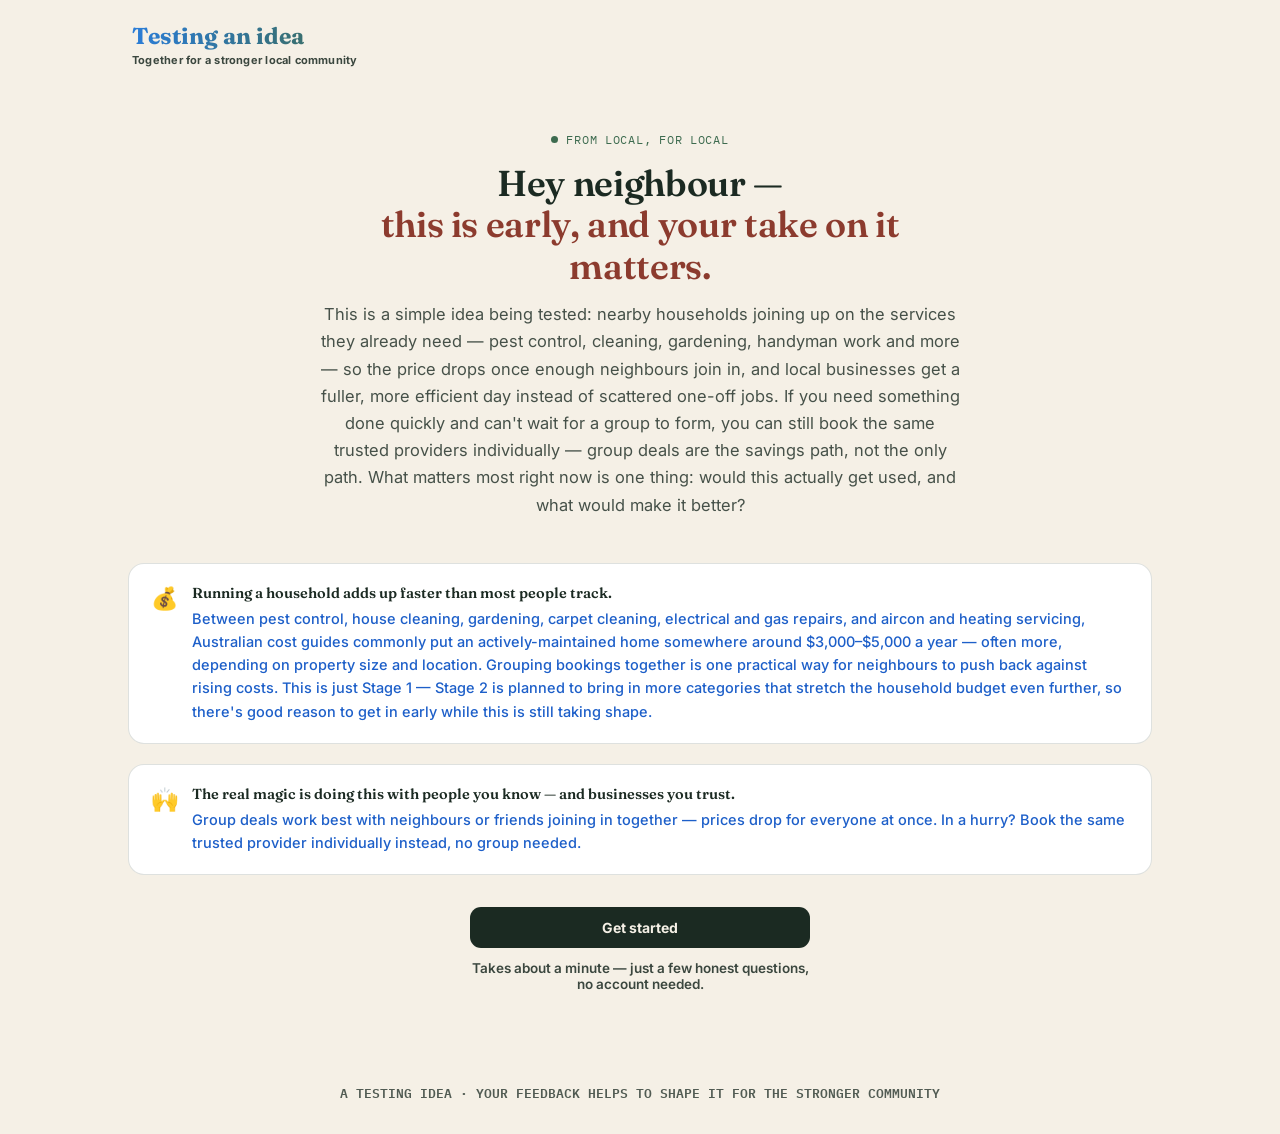
<file: index.html>
<!DOCTYPE html>
<html lang="en">
<head>
<meta charset="UTF-8">
<meta name="viewport" content="width=device-width, initial-scale=1.0">
<title>Help shape this idea — a quick feedback form</title>
<link rel="preconnect" href="https://fonts.googleapis.com">
<link rel="preconnect" href="https://fonts.gstatic.com" crossorigin>
<link href="https://fonts.googleapis.com/css2?family=Fraunces:opsz,wght@9..144,400;9..144,500;9..144,600;9..144,700&family=Inter:wght@400;500;600;700&family=IBM+Plex+Mono:wght@400;500;600&display=swap" rel="stylesheet">
<style>
  :root{
    --ink: #1B2A22;
    --paper: #F5F0E6;
    --paper-dim: #EBE4D4;
    --gold: #C9971E;
    --gold-soft: #E9C978;
    --fern: #3D6B4F;
    --fern-soft: #DCE8DD;
    --brick: #8C3B2E;
    --brick-soft: #F0DCD5;
    --info-blue: #1D5FC9;
    --info-blue-light: #8FC4FF;
    --line: rgba(27,42,34,0.14);
    --shadow: 0 10px 30px rgba(27,42,34,0.10);
    --shadow-lg: 0 30px 80px rgba(20,30,25,0.20);
  }
  *{box-sizing:border-box;}
  html,body{margin:0;padding:0;overflow-x:hidden;}
  body{ background:var(--paper); color:var(--ink); font-family:'Inter',sans-serif; -webkit-font-smoothing:antialiased; }
  h1,h2,h3{ font-family:'Fraunces',serif; font-weight:600; letter-spacing:-0.01em; }
  .mono{ font-family:'IBM Plex Mono',monospace; }
  button{ font-family:inherit; cursor:pointer; }
  ::selection{ background:var(--gold-soft); }

  .topbar{ display:flex; align-items:center; justify-content:space-between; flex-wrap:wrap; gap:10px; padding:22px 32px; max-width:1080px; margin:0 auto; }
  .topbar-left{ display:flex; flex-direction:column; gap:2px; }
  .brand-name{
    font-family:'Fraunces',serif; font-weight:700; font-size:23px;
    background:linear-gradient(90deg, #2A7DD8, var(--fern));
    -webkit-background-clip:text; background-clip:text; color:transparent;
  }
  .brand-tagline{ font-size:11px; font-weight:700; letter-spacing:.02em; opacity:.85; margin-top:1px; }
  @media (max-width:480px){
    .topbar{ padding:16px 20px; }
    .brand-tagline{ display:none; }
  }

  /* ---------- WHY IT HELPS (meaningful value explainer) ---------- */
  .why-it-helps{
    background:var(--ink); color:var(--paper); border-radius:16px; padding:20px 24px; margin-bottom:22px;
    display:flex; gap:14px; align-items:flex-start;
  }
  .why-it-helps .glyph{ font-size:20px; flex-shrink:0; margin-top:1px; }
  .why-it-helps b{ display:block; font-size:13px; margin-bottom:4px; font-family:'Fraunces',serif; font-weight:600; font-size:15px; }
  .why-it-helps p{ font-size:14px; line-height:1.6; color:var(--info-blue-light); opacity:1; margin:0; }

  .founding-tier-box{
    display:flex; gap:14px; align-items:flex-start; background:var(--gold-soft); border:1px solid var(--gold);
    border-radius:16px; padding:20px 24px; margin-bottom:22px;
  }
  .founding-tier-box .glyph{ font-size:20px; flex-shrink:0; margin-top:1px; }
  .founding-tier-box b{ display:block; font-size:15px; margin-bottom:4px; font-family:'Fraunces',serif; font-weight:600; color:#5C4108; }
  .founding-tier-box p{ font-size:14px; line-height:1.6; opacity:.9; margin:0; color:#5C4108; }

  /* ---------- OPTION-BASED "why you'll stay" picker ---------- */
  .reason-grid{ display:flex; flex-direction:column; gap:9px; }
  .reason-option{
    display:flex; align-items:center; gap:12px; border:1.5px solid var(--line); border-radius:12px;
    padding:12px 14px; background:var(--paper); text-align:left; transition:all .15s ease; width:100%;
  }
  .reason-option:hover{ border-color:var(--ink); }
  .reason-option.selected{ border-color:var(--fern); background:var(--fern-soft); }
  .reason-option .r-icon{ font-size:16px; flex-shrink:0; }
  .reason-option .r-text{ font-size:14.5px; font-weight:600; flex:1; }
  .reason-option .r-check{
    width:18px; height:18px; border-radius:5px; border:1.5px solid var(--line); background:#fff;
    display:flex; align-items:center; justify-content:center; font-size:10px; color:transparent; flex-shrink:0;
  }
  .reason-option.selected .r-check{ background:var(--fern); border-color:var(--fern); color:#fff; }

  /* ---------- RANK-STYLE picker (priorities trade-off) ---------- */
  .reason-option.ranked{ border-color:var(--gold); background:var(--gold-soft,#FFF6DD); }
  .reason-option .r-rank{
    width:22px; height:22px; border-radius:50%; border:1.5px solid var(--line); background:#fff;
    display:flex; align-items:center; justify-content:center; font-size:12px; font-weight:700;
    color:var(--ink); flex-shrink:0;
  }
  .reason-option.ranked .r-rank{ background:var(--gold); border-color:var(--gold); color:#3a2a00; }
  .other-suburb-input.concern-other{ margin-top:8px; }

  /* ---------- WIN-WIN strip ---------- */
  .winwin-strip{
    display:flex; gap:14px; align-items:flex-start; border-radius:14px; padding:18px 20px;
    background:var(--fern-soft,#EAF3EC); border:1.5px solid var(--fern); margin:0 0 20px;
  }
  .winwin-strip .glyph{ font-size:20px; flex-shrink:0; margin-top:1px; }
  .winwin-strip b{ display:block; font-size:15px; margin-bottom:4px; font-family:'Fraunces',serif; font-weight:600; }
  .winwin-strip p{ font-size:14px; line-height:1.6; color:var(--info-blue); opacity:1; margin:0; font-weight:500; }


  .wrap{ max-width:1080px; margin:0 auto; padding:12px 28px 60px; }
  @media (max-width:600px){ .wrap{ padding:10px 18px 48px; } }
  @media (max-width:480px){
    .invite-strip{ padding:16px 18px; }
    .coming-soon-strip{ padding:16px 18px; }
    .founding-tier-box{ padding:16px 18px; }
  }
  .view{ display:none; }
  .view.active{ display:block; }

  /* ---------- LANDING / ROLE SELECT ---------- */
  .landing-hero{ text-align:center; max-width:640px; margin:26px auto 44px; }
  .eyebrow{
    display:inline-flex; align-items:center; gap:8px; font-family:'IBM Plex Mono',monospace;
    font-size:12px; letter-spacing:.06em; text-transform:uppercase; color:var(--fern); margin-bottom:16px;
  }
  .eyebrow::before{ content:""; width:7px; height:7px; border-radius:50%; background:var(--fern); }
  .landing-hero h1{ font-size:36px; line-height:1.15; margin:0 0 14px; }
  .landing-hero h1 em{ font-style:normal; color:var(--brick); }
  .landing-hero p{ font-size:16.5px; opacity:.8; line-height:1.65; margin:0; }

  .role-grid{ display:grid; grid-template-columns:repeat(2,1fr); gap:18px; }
  @media (max-width:720px){ .role-grid{grid-template-columns:1fr;} }

  .role-card{
    background:#fff; border:1.5px solid var(--line); border-radius:20px; padding:28px 24px;
    text-align:left; transition:all .18s ease; position:relative; overflow:hidden;
  }
  .role-card:hover{ transform:translateY(-3px); box-shadow:var(--shadow); border-color:var(--ink); }
  .role-card.selected{ border-color:var(--fern); box-shadow:0 0 0 2px var(--fern-soft); }
  .role-card .role-check{
    position:absolute; top:18px; right:18px; width:24px; height:24px; border-radius:7px;
    border:1.5px solid var(--line); background:var(--paper); display:flex; align-items:center; justify-content:center;
    font-size:13px; color:transparent; transition:all .15s ease;
  }
  .role-card.selected .role-check{ background:var(--fern); border-color:var(--fern); color:#fff; }
  .role-card .role-icon{
    width:44px; height:44px; border-radius:12px; display:flex; align-items:center; justify-content:center;
    font-size:20px; margin-bottom:16px;
  }
  .role-card.customer .role-icon{ background:var(--fern-soft); color:var(--fern); }
  .role-card.business .role-icon{ background:var(--gold-soft); color:#7A5A0E; }
  .role-card h3{ font-size:18px; margin:0 40px 8px 0; }
  .role-card p{ font-size:14.5px; font-weight:500; opacity:.9; line-height:1.55; margin:0 0 16px; min-height:58px; }
  .role-card .perk-line{ font-size:12px; font-weight:600; display:flex; align-items:center; gap:6px; margin-bottom:6px; }
  .role-card .perk-line::before{ content:"✓"; color:var(--fern); font-weight:700; }
  .why-it-helps-perk{ font-size:12.5px; font-weight:600; display:flex; align-items:center; gap:7px; margin-top:8px; color:var(--paper); }
  .why-it-helps-perk::before{ content:"✓"; color:var(--gold-soft); font-weight:700; }

  .role-hint{ text-align:center; font-size:14.5px; font-weight:700; color:var(--info-blue); opacity:1; margin:0 0 16px; }

  /* ---------- ABOUT / INFO (first page) ---------- */
  .invite-strip{
    display:flex; gap:14px; align-items:flex-start; background:#fff; border:1.5px solid var(--line);
    border-radius:16px; padding:20px 22px; margin:8px 0 20px;
  }
  .invite-icon{ font-size:22px; flex-shrink:0; margin-top:1px; }
  .invite-strip b{ display:block; font-size:14.5px; margin-bottom:5px; font-family:'Fraunces',serif; font-weight:600; }
  .invite-strip p{ font-size:14.5px; line-height:1.6; color:var(--info-blue); opacity:1; margin:0; font-weight:500; }

  .coming-soon-strip{
    background:var(--paper-dim); border-radius:16px; padding:20px 22px; margin-bottom:8px;
  }
  .coming-soon-label{ font-size:12px; text-transform:uppercase; letter-spacing:.06em; font-weight:800; opacity:.8; font-family:'IBM Plex Mono',monospace; margin-bottom:12px; }
  .coming-soon-chips{ display:flex; flex-wrap:wrap; gap:8px; margin-bottom:12px; }
  .cs-chip{
    background:#fff; border:1px solid var(--line); border-radius:100px; padding:7px 14px;
    font-size:12.5px; font-weight:600; opacity:.85;
  }
  .coming-soon-note{ font-size:14.5px; line-height:1.6; color:var(--info-blue); opacity:1; margin:0 0 14px; font-weight:700; }

  .about-cta-row{ text-align:center; margin:32px auto 0; max-width:340px; }
  .about-cta-hint{ font-size:13.5px; font-weight:600; opacity:.85; margin:12px 0 0; }
  .role-continue-row{ max-width:340px; margin:0 auto; }
  .role-continue-row .btn:disabled{ opacity:.35; cursor:not-allowed; }

  /* ---------- FORM SHELL (customer / business / both) ---------- */
  .form-shell{ display:grid; grid-template-columns:0.85fr 1.15fr; gap:40px; align-items:flex-start; }
  @media (max-width:900px){ .form-shell{grid-template-columns:1fr; gap:28px;} .side-panel{ position:static; } }

  .side-panel{ position:sticky; top:20px; }
  .back-link{ display:inline-flex; align-items:center; gap:6px; font-size:13px; font-weight:700; opacity:.8; margin-bottom:20px; background:none; border:none; padding:0; }
  .back-link:hover{ opacity:1; }
  .role-badge{
    display:inline-flex; align-items:center; gap:8px; font-family:'IBM Plex Mono',monospace; font-size:11.5px;
    letter-spacing:.04em; text-transform:uppercase; padding:7px 14px; border-radius:100px; margin-bottom:18px;
  }
  .role-badge.customer{ background:var(--fern-soft); color:var(--fern); }
  .role-badge.business{ background:var(--gold-soft); color:#7A5A0E; }
  .role-badge.both{ background:var(--brick-soft); color:var(--brick); }
  .side-panel h2{ font-size:26px; margin:0 0 12px; }
  .side-panel p.lede{ font-size:14px; font-weight:500; opacity:.9; line-height:1.6; margin:0 0 26px; }

  .mini-benefit{ display:flex; gap:12px; align-items:flex-start; margin-bottom:16px; }
  .mini-benefit .dot{ width:26px; height:26px; border-radius:8px; background:var(--paper-dim); display:flex; align-items:center; justify-content:center; font-size:12px; flex-shrink:0; margin-top:1px; }
  .mini-benefit b{ font-size:15px; display:block; margin-bottom:2px; }
  .mini-benefit span{ font-size:14px; font-weight:500; opacity:.9; line-height:1.55; }

  .form-card{ background:#fff; border:1px solid var(--line); border-radius:22px; box-shadow:var(--shadow-lg); overflow:hidden; }
  .progress-track{ height:4px; background:var(--paper-dim); }
  .progress-fill{ height:100%; background:linear-gradient(90deg, var(--fern), var(--gold)); transition:width .35s ease; }
  .step-header{ padding:26px 30px 0; display:flex; justify-content:space-between; align-items:center; }
  .step-count{ font-family:'IBM Plex Mono',monospace; font-size:12px; font-weight:700; opacity:.75; letter-spacing:.03em; }
  .step-dots{ display:flex; gap:6px; }
  .step-dots span{ width:6px; height:6px; border-radius:50%; background:var(--paper-dim); }
  .step-dots span.done{ background:var(--fern); }
  .step-dots span.current{ background:var(--gold); }
  .step-body{ padding:18px 30px 30px; }
  .step-body h3{ font-size:20px; font-weight:700; margin:0 0 6px; }
  .step-body p.hint{ font-size:14.5px; font-weight:500; opacity:.9; margin:0 0 22px; line-height:1.55; }

  .field{ margin-bottom:15px; }
  .field label{ display:block; font-size:14.5px; font-weight:700; color:var(--ink); margin-bottom:7px; }
  .field .field-sub{ display:block; font-size:12.5px; font-weight:600; opacity:.85; margin:-4px 0 10px; }
  .field-sub-inline{ font-weight:600; opacity:.85; font-size:12.5px; }
  .field input, .field select, .field textarea{
    width:100%; padding:11px 13px; border:1px solid var(--line); border-radius:10px; font-size:15px;
    font-family:inherit; background:var(--paper); resize:none;
  }
  .field input:focus, .field select:focus, .field textarea:focus{ outline:none; border-color:var(--gold); box-shadow:0 0 0 3px var(--gold-soft); }
  .row2{ display:grid; grid-template-columns:1fr 1fr; gap:14px; }
  @media (max-width:480px){ .row2{grid-template-columns:1fr;} }

  .subsection-label{ font-size:12px; text-transform:uppercase; letter-spacing:.05em; opacity:.8; font-weight:800; margin:22px 0 12px; font-family:'IBM Plex Mono',monospace; }
  .subsection-label:first-child{ margin-top:0; }

  .chip-select{ border:1.5px solid var(--line); background:var(--paper); padding:8px 15px; border-radius:100px; font-size:14px; font-weight:600; transition:all .15s ease; }
  .chip-select.selected{ background:var(--ink); border-color:var(--ink); color:var(--paper); }
  .chip-select:hover:not(.selected){ border-color:var(--ink); }
  .chip-row{ display:flex; flex-wrap:wrap; gap:9px; }
  .other-suburb-input{
    width:100%; margin-top:10px; padding:11px 13px; border:1px solid var(--line); border-radius:10px;
    font-size:13.5px; font-family:inherit; background:var(--paper);
  }
  .other-suburb-input:focus{ outline:none; border-color:var(--gold); box-shadow:0 0 0 3px var(--gold-soft); }

  .service-cards{ display:flex; flex-wrap:wrap; gap:9px; }
  .service-card{ flex:1 1 calc(50% - 9px); min-width:135px; border:1.5px solid var(--line); border-radius:13px; padding:13px; text-align:left; background:var(--paper); transition:all .15s ease; position:relative; }
  .service-card .icon{ font-size:17px; margin-bottom:6px; display:block; }
  .service-card b{ font-size:14px; display:block; }
  .service-card .sub{ font-size:12px; display:block; margin-top:3px; opacity:.8; line-height:1.4; font-weight:600; }
  .service-card.selected{ border-color:var(--fern); background:var(--fern-soft); }
  .service-card .check{ position:absolute; top:10px; right:10px; width:16px; height:16px; border-radius:50%; border:1.5px solid var(--line); background:#fff; display:flex; align-items:center; justify-content:center; font-size:9px; color:transparent; }
  .service-card.selected .check{ background:var(--fern); border-color:var(--fern); color:#fff; }

  .star-row{ display:flex; gap:7px; margin-bottom:6px; }
  .star{ width:40px; height:40px; border-radius:11px; border:1.5px solid var(--line); background:var(--paper); font-size:17px; display:flex; align-items:center; justify-content:center; transition:all .15s ease; }
  .star.active{ background:var(--gold-soft); border-color:var(--gold); }
  .star-caption{ font-size:14px; font-weight:600; opacity:.9; margin-bottom:20px; min-height:15px; }

  .step-actions{ display:flex; gap:12px; margin-top:6px; }
  .btn{ border:none; padding:12px 22px; border-radius:11px; font-weight:700; font-size:14px; background:var(--ink); color:var(--paper); transition:opacity .15s ease, transform .1s ease; }
  .btn:hover{ opacity:.88; }
  .btn:active{ transform:scale(.98); }
  .btn.secondary{ background:transparent; border:1.5px solid var(--line); color:var(--ink); }
  .btn.grow{ flex:1; }
  .btn.full{ width:100%; }
  .error-msg{ font-size:13px; font-weight:700; color:var(--brick); margin-top:-6px; margin-bottom:12px; display:none; padding:10px 14px; background:var(--brick-soft); border-radius:8px; }
  .error-msg.show{ display:block; }

  /* ---------- BENEFITS / RETENTION PANEL (on confirmation) ---------- */
  .confirm-top{ padding:40px 34px 10px; text-align:center; }
  .confirm-ring{ margin:0 auto 18px; }
  .confirm-top h2{ font-size:25px; margin:0 0 8px; }
  .confirm-top p{ font-size:15px; font-weight:500; opacity:.92; max-width:40ch; margin:0 auto 16px; line-height:1.6; }
  .interest-badge{ display:inline-flex; align-items:center; gap:8px; background:var(--paper-dim); border-radius:100px; padding:8px 16px; font-family:'IBM Plex Mono',monospace; font-size:12.5px; margin-bottom:6px; }

  .benefits-section{ padding:14px 34px 34px; }
  .benefits-title{ font-size:12px; text-transform:uppercase; letter-spacing:.06em; opacity:.8; font-weight:800; text-align:center; margin:18px 0 16px; font-family:'IBM Plex Mono',monospace; }
  .benefit-grid{ display:grid; grid-template-columns:1fr 1fr; gap:12px; }
  @media (max-width:560px){ .benefit-grid{grid-template-columns:1fr;} }
  .benefit-card{ background:var(--paper); border:1px solid var(--line); border-radius:14px; padding:16px; }
  .benefit-card .tier-icon{ width:30px;height:30px;border-radius:9px; display:flex;align-items:center;justify-content:center; font-size:14px; margin-bottom:10px; }
  .benefit-card b{ font-size:15px; display:block; margin-bottom:4px; }
  .benefit-card span{ font-size:13.5px; font-weight:500; opacity:.9; line-height:1.5; }

  .restart-row{ text-align:center; padding:0 34px 34px; }

  footer{ text-align:center; padding:30px; font-size:13px; font-weight:600; opacity:.75; font-family:'IBM Plex Mono',monospace; }

  @media (prefers-reduced-motion: reduce){ *{ animation:none !important; transition:none !important; } }
</style>
</head>
<body>

<div class="topbar">
  <div class="topbar-left">
    <span class="brand-name">Testing an idea</span>
    <span class="brand-tagline">Together for a stronger local community</span>
  </div>
</div>

<div class="wrap">

  <!-- ============ VIEW: ABOUT / INFO (first page) ============ -->
  <div class="view active" id="view-about">
    <div class="landing-hero">
      <div class="eyebrow">From local, for local</div>
      <h1>Hey neighbour —<br><em>this is early, and your take on it matters.</em></h1>
      <p>This is a simple idea being tested: nearby households joining up on the services they already need — pest control, cleaning, gardening, handyman work and more — so the price drops once enough neighbours join in, and local businesses get a fuller, more efficient day instead of scattered one-off jobs. If you need something done quickly and can't wait for a group to form, you can still book the same trusted providers individually — group deals are the savings path, not the only path. What matters most right now is one thing: would this actually get used, and what would make it better?</p>
    </div>

    <div class="invite-strip">
      <div class="invite-icon">💰</div>
      <div>
        <b>Running a household adds up faster than most people track.</b>
        <p>Between pest control, house cleaning, gardening, carpet cleaning, electrical and gas repairs, and aircon and heating servicing, Australian cost guides commonly put an actively-maintained home somewhere around $3,000–$5,000 a year — often more, depending on property size and location. Grouping bookings together is one practical way for neighbours to push back against rising costs. This is just Stage 1 — Stage 2 is planned to bring in more categories that stretch the household budget even further, so there's good reason to get in early while this is still taking shape.</p>
      </div>
    </div>

    <div class="invite-strip">
      <div class="invite-icon">🙌</div>
      <div>
        <b>The real magic is doing this with people you know — and businesses you trust.</b>
        <p>Group deals work best with neighbours or friends joining in together — prices drop for everyone at once. In a hurry? Book the same trusted provider individually instead, no group needed.</p>
      </div>
    </div>

    <div class="about-cta-row">
      <button type="button" class="btn full" id="about-continue-btn">Get started</button>
      <p class="about-cta-hint">Takes about a minute — just a few honest questions, no account needed.</p>
    </div>
  </div>

  <!-- ============ VIEW: LANDING / ROLE SELECT ============ -->
  <div class="view" id="view-landing">
    <div class="landing-hero">
      <div class="eyebrow">Before we launch, tell us how you'd use it</div>
      <h1>How would you like<br>to <em>get involved?</em></h1>
      <p>Whether you're chasing a better price or bringing customers to your business, the loop works better with you in it. Pick what fits — you can always add the other side later.</p>
    </div>

    <div class="winwin-strip">
      <div class="glyph">🤝</div>
      <div>
        <b>Two ways in — both a win for local businesses.</b>
        <p>Join a group deal if you're saving-savvy and happy to wait a little for neighbours to join in — businesses fill more jobs on one trip instead of criss-crossing the suburb. Need it done now? Book the same trusted provider individually — it's quick for you, and still a new local customer for them, filling the gaps between group runs.</p>
      </div>
    </div>

    <div class="founding-tier-box">
      <div class="glyph">🏆</div>
      <div>
        <b>First 500 feedback responses become founding members</b>
        <p>The first 500 people to share feedback here — customers and businesses alike — become founding members with priority placement as services go live and more businesses come on board. From there, ongoing tiers are earned: completing bookings and collecting 5-star reviews moves both customers and businesses up through service tiers, unlocking better visibility over time.</p>
      </div>
    </div>

    <p class="role-hint" id="role-hint">Tick one, or both if you're a business owner who'd also use this as a customer.</p>
    <div class="role-grid">
      <button class="role-card customer" data-toggle-role="customer">
        <span class="role-check">✓</span>
        <div class="role-icon">🧺</div>
        <h3>I'm a Customer</h3>
      </button>

      <button class="role-card business" data-toggle-role="business">
        <span class="role-check">✓</span>
        <div class="role-icon">🏪</div>
        <h3>I'm a Business Owner</h3>
      </button>
    </div>

    <div class="role-continue-row">
      <button type="button" class="btn full" id="role-continue-btn" disabled>Continue</button>
    </div>
  </div>

  <!-- ============ VIEW: FORM (shared shell, content injected per role) ============ -->
  <div class="view" id="view-form">
    <div class="form-shell">
      <div class="side-panel">
        <button class="back-link" id="back-to-landing">&larr; Choose a different path</button>
        <div id="role-badge-slot"></div>
        <h2 id="side-heading"></h2>
        <div id="mini-benefits"></div>
        <div class="why-it-helps">
          <div class="glyph">💡</div>
          <div><b>Why this helps you</b><p id="why-it-helps-text"></p></div>
        </div>
        <div class="why-it-helps" id="cross-sell-box" style="display:none;">
          <div class="glyph">🔁</div>
          <div><b id="cross-sell-title"></b><p id="cross-sell-text"></p></div>
        </div>
      </div>

      <div class="form-card">
        <div class="progress-track"><div class="progress-fill" id="progress-fill" style="width:50%"></div></div>
        <form id="role-form">
          <div class="step" data-step="1">
            <div class="step-header">
              <span class="step-count mono">STEP 1 OF 2</span>
              <div class="step-dots"><span class="current"></span><span></span></div>
            </div>
            <div class="step-body" id="step1-body"></div>
          </div>
          <div class="step" data-step="2" style="display:none;">
            <div class="step-header">
              <span class="step-count mono">STEP 2 OF 2</span>
              <div class="step-dots"><span class="done"></span><span class="current"></span></div>
            </div>
            <div class="step-body">
              <div class="field">
                <label id="feedback-label">What would make you stick with this long-term?</label>
                <span class="field-sub">Pick any that apply</span>
                <div class="reason-grid" id="reason-list"></div>
              </div>
              <div class="field" id="saving-field">
                <label>Rank what matters most to you</label>
                <span class="field-sub">Tap in order — most important first. Tap again to undo.</span>
                <div class="reason-grid" id="rank-list"></div>
              </div>
              <div class="field" id="concern-field">
                <label>What should we make sure we get right?</label>
                <span class="field-sub">Pick any that apply</span>
                <div class="reason-grid" id="concern-list"></div>
                <input type="text" id="concern-other-input" class="other-suburb-input concern-other" style="display:none;" placeholder="Tell us in your own words">
              </div>
              <h3 id="step2-heading">What would keep you around?</h3>
              <p class="hint" id="step2-hint">Be honest — this shapes what we build next.</p>
              <div class="star-row" id="star-row"></div>
              <div class="star-caption" id="star-caption">Tap a star to rate</div>
              <div class="error-msg" id="err-2">Give it a star rating before you submit.</div>
              <div class="step-actions">
                <button type="button" class="btn secondary" id="back-to-step1">Back</button>
                <button type="submit" class="btn grow" id="submit-btn">Submit &amp; join the loop</button>
              </div>
            </div>
          </div>
        </form>
      </div>
    </div>
  </div>

  <!-- ============ VIEW: CONFIRMATION ============ -->
  <div class="view" id="view-confirm">
    <div class="form-card" style="max-width:640px;margin:20px auto 0;">
      <div class="confirm-top">
        <div class="confirm-ring" id="confirm-ring"></div>
        <h2 id="confirm-heading">You're officially in the loop.</h2>
        <p id="confirm-sub">We'll be in touch as this takes shape.</p>
        <div class="interest-badge">Registration <strong id="reg-number">#242</strong></div>
      </div>
      <div class="benefits-section">
        <div class="benefits-title" id="benefits-title">Why members stick around</div>
        <div class="benefit-grid" id="benefit-grid"></div>
      </div>
      <div class="restart-row">
        <button type="button" class="btn secondary full" id="restart-btn">Submit another response</button>
      </div>
    </div>
  </div>

</div>

<footer>A TESTING IDEA · YOUR FEEDBACK HELPS TO SHAPE IT FOR THE STRONGER COMMUNITY</footer>

<script>
/* ============ SHARED DATA ============ */
/* ============ GOOGLE SHEETS SUBMISSION ============ */
/* Paste your deployed Google Apps Script Web App URL below (see setup instructions). */
const GOOGLE_SCRIPT_URL = "https://script.google.com/macros/s/AKfycbwc58ufBObqWAjY0eS49U5ApPL8UpufS1kyTvsLRyKiTbKluylkpHXgWQ1hSUvg7MV7XA/exec";

function submitToGoogleSheet(payload){
  try{
    if(!GOOGLE_SCRIPT_URL || GOOGLE_SCRIPT_URL.indexOf("PASTE_YOUR") === 0){
      console.warn("Feedback form: GOOGLE_SCRIPT_URL not set — submission was not sent anywhere.");
      return;
    }
    if(typeof fetch !== "function"){
      console.warn("Feedback form: fetch is not available in this browser — submission was not sent.");
      return;
    }
    fetch(GOOGLE_SCRIPT_URL, {
      method: "POST",
      mode: "no-cors",
      headers: { "Content-Type": "application/x-www-form-urlencoded" },
      body: new URLSearchParams(payload)
    }).catch(err => console.warn("Feedback form: submission failed to send", err));
  } catch(err){
    console.warn("Feedback form: submission threw synchronously — ignored so the page still works", err);
  }
}

const SUBURBS = ["North-Eastern Metro (The Valley & Hills)", "Inner Metropolitan (City Core & Historic Suburbs)", "North-Western Metro (Northern Coastal Strip)", "South-Eastern Metro (Outer South-East Corridor)", "South-Western Metro (Southern Coastal Strip)"];
const SERVICES = [
  { key:"pest", icon:"🐜", label:"Pest Control", sub:"new-home treatments, annual protection, house-vacating" },
  { key:"cooling", icon:"❄️", label:"Cooling & Heating", sub:"vent cleaning, annual servicing, installs & repairs" },
  { key:"clean", icon:"🧼", label:"Home & Commercial Cleaning", sub:"festive-season cleans, move-in/out, house-warming prep" },
  { key:"carpet", icon:"🧺", label:"Carpet Cleaning", sub:"single room, living & theatre areas, whole house" },
  { key:"solarclean", icon:"☀️", label:"Solar Panel Cleaning", sub:"get panels ready before summer" },
  { key:"party", icon:"🎉", label:"Party & Event Decor", sub:"birthdays, house-warmings, baby showers, celebrations" },
  { key:"solarinstall", icon:"🔋", label:"Solar & Battery Installation", sub:"new systems, battery add-ons, EV-ready upgrades" },
  { key:"electrical", icon:"⚡", label:"Electrical", sub:"EV charger setup, new wiring, fault callouts" },
  { key:"water", icon:"💧", label:"Water Purification", sub:"whole-house filtration, under-sink units" },
  { key:"gasplumb", icon:"🔧", label:"Gas & Plumbing", sub:"new installs, leak repairs, fault fixes" },
  { key:"garden", icon:"🌿", label:"Gardening & Lawns", sub:"mowing, tidy-ups, seasonal pruning" },
  { key:"pool", icon:"🏊", label:"Pool Care", sub:"routine cleaning, equipment faults, summer prep" },
  { key:"handyman", icon:"🛠️", label:"Handyman", sub:"general fixes, small repairs, odd jobs" }
];
const CATEGORIES = SERVICES.map(s=>s.label).concat(["Other"]);

let interestCount = 241;
const PRIORITY_ITEMS = [
  "A meaningful price saving",
  "Trusted, vetted providers",
  "Fast & easy booking",
  "Flexible scheduling & cancellations"
];
const NOTIFY_OPTIONS = ["Email","SMS / text message","WhatsApp","Facebook group post"];
let state = { role:null, name:"", email:"", suburb:null, services:new Set(),
  bizName:"", bizCategory:"", bizVolume:"", rating:0, reasons:new Set(),
  concerns:new Set(), concernOther:"", priorityRank:[], notifyPrefs:new Set(), notifyPhone:"" };

/* ============ RING HELPER ============ */
function ringSvg(pct, size, stroke, fg){
  const r = (size/2) - stroke;
  const c = 2 * Math.PI * r;
  const offset = c - (Math.min(pct,1) * c);
  return `<svg width="${size}" height="${size}" viewBox="0 0 ${size} ${size}" style="transform:rotate(-90deg);">
    <circle cx="${size/2}" cy="${size/2}" r="${r}" fill="none" stroke="var(--paper-dim)" stroke-width="${stroke}"/>
    <circle cx="${size/2}" cy="${size/2}" r="${r}" fill="none" stroke="${fg||'var(--gold)'}" stroke-width="${stroke}"
      stroke-linecap="round" stroke-dasharray="${c}" stroke-dashoffset="${offset}" style="transition:stroke-dashoffset .5s ease;"/>
  </svg>`;
}
function escapeHtml(s){
  return (s||'').replace(/[&<>"']/g, m => ({'&':'&amp;','<':'&lt;','>':'&gt;','"':'&quot;',"'":'&#39;'}[m]));
}
function showView(id){
  document.querySelectorAll('.view').forEach(v=>v.classList.remove('active'));
  document.getElementById(id).classList.add('active');
  window.scrollTo({top:0, behavior:'auto'});
}

document.getElementById('about-continue-btn').addEventListener('click', ()=>{
  showView('view-landing');
});

/* ============ ROLE CONTENT CONFIG ============ */
const ROLE_CONTENT = {
  customer:{
    badgeClass:"customer", badgeLabel:"Joining as a customer",
    heading:"What would you use it for?", lede:"A couple of quick details so we can match you to deals near you and remember what you care about.",
    whyHelpsCard:"Join a group deal and the services you already pay for — pest control, cleaning, detailing — cost less the moment your neighbours join too. In a hurry? Book the same trusted provider individually instead — no waiting on a group.",
    cardPerks:["Being part of a group with a strong track record for reliability","Book individually anytime if you need it fast"],
    miniBenefits:[
      {icon:"⭐", title:"Reputation-based visibility", text:"Providers with consistently strong reviews are planned to get more visibility, so trust — not just price — decides who you see."},
      {icon:"⚡", title:"Or skip the wait", text:"Time-critical job? Book the same vetted provider individually — full price, no group needed, done fast."},
      {icon:"🛡️", title:"Reliability you can see", text:"A provider's record on no-shows or cancellations is planned to be visible before you commit to a group."},
      {icon:"✅", title:"Trusted local businesses", text:"The goal is for every business here to be checked — not random online sellers."}
    ],
    step2Heading:"What would keep you coming back?",
    step2Hint:"On a scale of 1 to 5, how likely are you to become a regular?",
    feedbackLabel:"What would make this your go-to, every time?",
    feedbackPlaceholder:"e.g. seeing my savings add up, or referral rewards",
    reasonOptions:[
      "Seeing my savings add up over time",
      "A visible track record of 5-star reviews and no cancellations",
      "Being recognised for referring neighbours — even without a cash reward",
      "Easy re-booking with businesses I've already trusted",
      "Clear, upfront pricing with no surprises"
    ],
    concernOptions:["Service quality","Provider trust","Timing / coordination","Price transparency","Privacy","Other"],
    confirmHeadingTemplate:name=>`You're in the loop, ${name}.`,
    confirmSub:"Thanks for sharing this — it genuinely helps shape what this becomes for the community. We'll be in touch as things take shape near you.",
    benefitsTitle:"Why customers stick around",
    benefits:[
      {icon:"⭐", cls:"customer", title:"Reviews You Can See", text:"See a provider's customer ratings and review history to help you choose with confidence. A less than perfect rating does not automatically hide a good local business."},
      {icon:"📅", cls:"customer", title:"Reliable Scheduling", text:"Clear appointment times matter. When an unavoidable change comes up, the customer and business can agree on a new time, with rescheduling kept to a minimum."},
      {icon:"💳", cls:"customer", title:"On-Time Payments", text:"Clear payment terms help everyone know when payment is due and give businesses confidence that completed work will be paid for on time."},
      {icon:"🤝", cls:"customer", title:"Referral Recognition", text:"Invite a neighbour or another local business. We're exploring ways to recognise helpful referrals, guided by feedback from this pilot."},
      {icon:"🗣️", cls:"customer", title:"Your Feedback Shapes What's Next", text:"Loyalty perks are still taking shape, and feedback from this pilot is exactly what will guide those decisions."}
    ]
  },
  business:{
    badgeClass:"business", badgeLabel:"Joining as a business",
    heading:"Tell us about your business.", lede:"This helps us line up your first deal and the right customer volume from day one.",
    whyHelpsCard:"Group deals fill your calendar with a solid cluster of bookings before you do any work — you'd only run the deal once demand is real. On top of that, the same local customer base can book you individually for time-critical jobs, so you're not only reaching people willing to wait for a group.",
    cardPerks:["Being ranked on reliability and reviews, not just volume","Pick up individual bookings between group runs too"],
    miniBenefits:[
      {icon:"📈", title:"Demand-first design", text:"It's designed to fill your group before you lift a finger."},
      {icon:"⚡", title:"Individual jobs too", text:"Customers needing something urgently can book you directly — extra reach beyond the group-deal crowd."},
      {icon:"🔁", title:"Know your repeat customers", text:"See who keeps coming back and reward them directly."},
      {icon:"📣", title:"Backup marketing push", text:"If a deal is short of its group size, the plan is to push extra marketing before it closes."}
    ],
    step2Heading:"What would keep you running deals here?",
    step2Hint:"On a scale of 1 to 5, how likely are you to keep listing deals here?",
    feedbackLabel:"What would make this your go-to for new customers?",
    feedbackPlaceholder:"e.g. lower fees at volume, or repeat customer data",
    reasonOptions:[
      "Being ranked higher for a strong reliability and review record",
      "Seeing which customers keep coming back",
      "A free marketing push when a deal is short",
      "A simple dashboard to manage bookings",
      "Reaching customers outside my usual reach"
    ],
    concernOptions:["Cancellations","Scheduling","Payment","Customer quality","Price pressure","Other"],
    confirmHeadingTemplate:name=>`Welcome, ${name}.`,
    confirmSub:"Thanks for the details — this helps shape how it supports businesses like yours. We'll be in touch as things take shape.",
    benefitsTitle:"Why businesses stay",
    benefits:[
      {icon:"⭐", cls:"business", title:"Your Track Record Matters", text:"Your customer ratings and review history can help people discover your business. A single lower rating should not define the quality of your work."},
      {icon:"📅", cls:"business", title:"Fair Scheduling for Both Sides", text:"Keep bookings on schedule wherever possible. If circumstances change, agree on a suitable new time with the customer and keep disruptions to a minimum."},
      {icon:"💳", cls:"business", title:"Prompt, Clear Payments", text:"Agreed payment terms and timely payment help you plan your work and serve customers with confidence."},
      {icon:"🤝", cls:"business", title:"Cross-Business Referrals", text:"Team up with other local businesses on joint promotions — like a clean-and-pest bundle — to reach each other's customer base."},
      {icon:"🗣️", cls:"business", title:"Your Feedback Shapes the Model", text:"Fees, priority and rewards are still being worked out, and feedback from this pilot is exactly what will guide those decisions."}
    ]
  },
  both:{
    badgeClass:"both", badgeLabel:"Joining as both",
    heading:"Set up your business — and your own customer profile.", lede:"Quick details on your business, plus what you'd personally use it for as a customer.",
    whyHelpsCard:"Run your business through this and use it as a customer for everyone else's services — savings and demand flow both ways on one account.",
    cardPerks:["Reliability and reviews carry across both sides of your account","Referrals recognised on both sides, not promised as cash"],
    miniBenefits:[
      {icon:"🔁", title:"Benefits stack", text:"Every customer and business perk applies to you at once."},
      {icon:"⭐", title:"Reputation carries both ways", text:"A strong review and reliability record on one side is planned to count on the other too."}
    ],
    step2Heading:"What would keep you fully in the loop?",
    step2Hint:"On a scale of 1 to 5, how likely are you to stick around on both sides?",
    feedbackLabel:"What would make this essential on both sides for you?",
    feedbackPlaceholder:"e.g. one dashboard for both, or combined loyalty rewards",
    reasonOptions:[
      "Being ranked on reliability and reviews, not just fees",
      "Referral recognition on both sides of my account",
      "One dashboard for both my business and my orders",
      "Seeing repeat customers on both sides"
    ],
    concernOptions:["Service quality","Provider trust","Timing / coordination","Price transparency","Privacy","Cancellations","Scheduling","Payment","Other"],
    confirmHeadingTemplate:name=>`You're a Loop Insider now, ${name}.`,
    confirmSub:"Thanks for setting up both sides — this kind of feedback helps shape it for the whole community. We'll be in touch as things take shape.",
    benefitsTitle:"Why Loop Insiders stay",
    benefits:[
      {icon:"⭐", cls:"both", title:"A Reputation Built Over Time", text:"Your reviews and reliability can build trust on both sides of your account. The overall record matters more than a perfect score."},
      {icon:"📅", cls:"both", title:"Scheduling That Respects Everyone", text:"Both sides should honour agreed times. Unavoidable changes can be resolved together, with as little rescheduling as possible."},
      {icon:"💳", cls:"both", title:"Payment You Can Rely On", text:"Clear terms and on-time payment help keep each booking fair for the customer and the business."},
      {icon:"🧾", cls:"both", title:"One Combined Dashboard", text:"Track your listed deals and your joined deals in a single account."},
      {icon:"🤝", cls:"both", title:"Referral Recognition", text:"Invite a neighbour or another local business. We're exploring ways to recognise helpful referrals, guided by feedback from this pilot."},
      {icon:"🗣️", cls:"both", title:"Your Feedback Shapes the Model", text:"Perks and fees are still taking shape, and feedback from this pilot is exactly what will guide those decisions."}
    ]
  }
};

/* ============ ROLE SELECT (multi-toggle) ============ */
let selectedRoles = new Set();

function updateRoleContinueState(){
  const btn = document.getElementById('role-continue-btn');
  const hint = document.getElementById('role-hint');
  if(selectedRoles.size === 0){
    btn.disabled = true;
    hint.textContent = "Tick one, or both if you're a business owner who'd also use this as a customer.";
  } else if(selectedRoles.size === 2){
    btn.disabled = false;
    hint.textContent = "Great — we'll set you up as a customer and a business owner in one go.";
  } else {
    btn.disabled = false;
    const other = selectedRoles.has('customer') ? 'business owner' : 'customer';
    hint.textContent = `Ready to continue — or tick the ${other} card too if that also applies to you.`;
  }
}

document.querySelectorAll('[data-toggle-role]').forEach(card=>{
  card.addEventListener('click', ()=>{
    const key = card.dataset.toggleRole;
    if(selectedRoles.has(key)){ selectedRoles.delete(key); card.classList.remove('selected'); }
    else{ selectedRoles.add(key); card.classList.add('selected'); }
    updateRoleContinueState();
  });
});

document.getElementById('role-continue-btn').addEventListener('click', ()=>{
  if(selectedRoles.size === 0) return;
  state.role = selectedRoles.size === 2 ? 'both' : [...selectedRoles][0];
  buildForm(state.role);
  showView('view-form');
  goToStep(1);
});

document.getElementById('back-to-landing').addEventListener('click', ()=>{
  selectedRoles = new Set();
  document.querySelectorAll('[data-toggle-role]').forEach(c=>c.classList.remove('selected'));
  updateRoleContinueState();
  showView('view-landing');
});

updateRoleContinueState();

/* ============ RANK-STYLE PRIORITY PICKER ============ */
function renderRankList(){
  const list = document.getElementById('rank-list');
  list.innerHTML = PRIORITY_ITEMS.map((label,i)=>`
    <button type="button" class="reason-option" data-rank-idx="${i}">
      <span class="r-text">${label}</span>
      <span class="r-rank"></span>
    </button>`
  ).join('');
  document.querySelectorAll('#rank-list [data-rank-idx]').forEach(opt=>{
    opt.addEventListener('click', ()=>{
      const idx = Number(opt.dataset.rankIdx);
      const pos = state.priorityRank.indexOf(idx);
      if(pos === -1){
        state.priorityRank.push(idx);
      } else {
        state.priorityRank.splice(pos,1);
      }
      refreshRankBadges();
    });
  });
}
function refreshRankBadges(){
  document.querySelectorAll('#rank-list [data-rank-idx]').forEach(opt=>{
    const idx = Number(opt.dataset.rankIdx);
    const pos = state.priorityRank.indexOf(idx);
    const badge = opt.querySelector('.r-rank');
    if(pos === -1){
      opt.classList.remove('ranked');
      badge.textContent = '';
    } else {
      opt.classList.add('ranked');
      badge.textContent = String(pos+1);
    }
  });
}

/* ============ RANK-STYLE picker, generic label-based (used for concerns) ============ */
function setupLabelRankGroup(containerId, rankArray, onUpdate){
  document.querySelectorAll(`#${containerId} [data-rank-label]`).forEach(opt=>{
    opt.addEventListener('click', ()=>{
      const label = opt.dataset.rankLabel;
      const pos = rankArray.indexOf(label);
      if(pos === -1){ rankArray.push(label); } else { rankArray.splice(pos,1); }
      refreshLabelRankBadges(containerId, rankArray);
      if(onUpdate) onUpdate();
    });
  });
}
function refreshLabelRankBadges(containerId, rankArray){
  document.querySelectorAll(`#${containerId} [data-rank-label]`).forEach(opt=>{
    const label = opt.dataset.rankLabel;
    const pos = rankArray.indexOf(label);
    const badge = opt.querySelector('.r-rank');
    if(pos === -1){
      opt.classList.remove('ranked');
      badge.textContent = '';
    } else {
      opt.classList.add('ranked');
      badge.textContent = String(pos+1);
    }
  });
}

/* ============ BUILD FORM PER ROLE ============ */
function buildForm(role){
  const cfg = ROLE_CONTENT[role];

  document.getElementById('role-badge-slot').innerHTML =
    `<div class="role-badge ${cfg.badgeClass}">${cfg.badgeLabel}</div>`;
  document.getElementById('side-heading').textContent = cfg.heading;
  document.getElementById('why-it-helps-text').textContent = cfg.whyHelpsCard;

  const crossSellBox = document.getElementById('cross-sell-box');
  if(role === 'business'){
    document.getElementById('cross-sell-title').textContent = "Run a business? You can join as a customer too.";
    document.getElementById('cross-sell-text').textContent = "Plenty of business owners here also live locally. If you'd also want cheaper pest control, cleaning or garden care for your own home, go back and tick the customer card too — you'll get one combined account instead of signing up twice.";
    crossSellBox.style.display = 'flex';
  } else if(role === 'customer'){
    document.getElementById('cross-sell-title').textContent = "Also run a local business?";
    document.getElementById('cross-sell-text').textContent = "You can list your own services here too. Go back and tick the business card as well to set up one combined account with a business dashboard and your own customer deals.";
    crossSellBox.style.display = 'flex';
  } else {
    crossSellBox.style.display = 'none';
  }

  document.getElementById('mini-benefits').innerHTML = cfg.miniBenefits.map(b=>`
    <div class="mini-benefit">
      <div class="dot">${b.icon}</div>
      <div><b>${b.title}</b><span>${b.text}</span></div>
    </div>`).join('');

  document.getElementById('step2-heading').textContent = cfg.step2Heading;
  document.getElementById('step2-hint').textContent = cfg.step2Hint;
  document.getElementById('feedback-label').textContent = cfg.feedbackLabel;
  state.reasons = new Set();
  document.getElementById('reason-list').innerHTML = cfg.reasonOptions.map((r,i)=>`
    <button type="button" class="reason-option" data-reason-idx="${i}">
      <span class="r-text">${r}</span>
      <span class="r-check">✓</span>
    </button>`
  ).join('');
  document.querySelectorAll('#reason-list [data-reason-idx]').forEach(opt=>{
    opt.addEventListener('click', ()=>{
      const idx = opt.dataset.reasonIdx;
      if(state.reasons.has(idx)){ state.reasons.delete(idx); opt.classList.remove('selected'); }
      else{ state.reasons.add(idx); opt.classList.add('selected'); }
    });
  });

  // Priority ranking — forces a trade-off between price, trust and convenience
  // instead of a flat % pick (where nearly everyone just taps the biggest number).
  const savingField = document.getElementById('saving-field');
  if(role === 'business'){
    savingField.style.display = 'none';
    state.priorityRank = [];
  } else {
    savingField.style.display = 'block';
    state.priorityRank = [];
    renderRankList();
  }

  // "What should we get right" picker — multi-select checkboxes, same visual
  // pattern as the "why you'd stick around" picker above.
  state.concerns = new Set();
  state.concernOther = "";
  document.getElementById('concern-other-input').style.display = 'none';
  document.getElementById('concern-other-input').value = '';
  document.getElementById('concern-list').innerHTML = cfg.concernOptions.map((c,i)=>`
    <button type="button" class="reason-option" data-concern-idx="${i}">
      <span class="r-text">${c}</span>
      <span class="r-check">✓</span>
    </button>`
  ).join('');
  document.querySelectorAll('#concern-list [data-concern-idx]').forEach(opt=>{
    opt.addEventListener('click', ()=>{
      const label = cfg.concernOptions[opt.dataset.concernIdx];
      if(state.concerns.has(label)){ state.concerns.delete(label); opt.classList.remove('selected'); }
      else{ state.concerns.add(label); opt.classList.add('selected'); }
      const otherInput = document.getElementById('concern-other-input');
      if(state.concerns.has('Other')){
        otherInput.style.display = 'block';
      } else {
        otherInput.style.display = 'none';
        otherInput.value = '';
        state.concernOther = '';
      }
    });
  });
  document.getElementById('concern-other-input').addEventListener('input', (e)=>{
    state.concernOther = e.target.value;
  });

  let step1Html = '';
  if(role === 'customer'){
    step1Html = customerStep1();
  } else if(role === 'business'){
    step1Html = businessStep1();
  } else {
    step1Html = `<div class="subsection-label">Your business</div>` + businessStep1(true) +
      `<div class="subsection-label">You, as a customer</div>` + customerStep1(true);
  }
  document.getElementById('step1-body').innerHTML =
    `<h3>${cfg.heading}</h3><p class="hint">${cfg.lede}</p>` + step1Html +
    `<div class="field">
       <label>How should we notify you about deals?</label>
       <span class="field-sub">Pick any — kept private, used only for pilot updates</span>
       <div class="reason-grid" id="notify-list"></div>
     </div>` +
    `<div class="error-msg" id="err-1">Fill in the required fields to continue.</div>
     <div class="step-actions"><button type="button" class="btn full grow" id="to-step2">Continue</button></div>`;

  state.notifyPrefs = new Set();
  state.notifyPhone = "";
  document.getElementById('notify-list').innerHTML = NOTIFY_OPTIONS.map((n,i)=>`
    <button type="button" class="reason-option" data-notify-idx="${i}">
      <span class="r-text">${n}</span>
      <span class="r-check">✓</span>
    </button>` + (n === 'SMS / text message'
      ? `<input type="tel" id="notify-phone-input" class="other-suburb-input" style="display:none;" placeholder="Your phone number">`
      : '')
  ).join('');
  document.querySelectorAll('#notify-list [data-notify-idx]').forEach(opt=>{
    opt.addEventListener('click', ()=>{
      const label = NOTIFY_OPTIONS[opt.dataset.notifyIdx];
      if(state.notifyPrefs.has(label)){ state.notifyPrefs.delete(label); opt.classList.remove('selected'); }
      else{ state.notifyPrefs.add(label); opt.classList.add('selected'); }
      const phoneInput = document.getElementById('notify-phone-input');
      if(state.notifyPrefs.has('SMS / text message')){
        phoneInput.style.display = 'block';
      } else {
        phoneInput.style.display = 'none';
        phoneInput.value = '';
        state.notifyPhone = '';
      }
    });
  });
  document.getElementById('notify-phone-input').addEventListener('input', (e)=>{
    state.notifyPhone = e.target.value;
  });

  wireStep1Interactions();
  initStars();
  document.getElementById('to-step2').addEventListener('click', ()=>{
    if(validateStep1()) goToStep(2);
  });
  document.getElementById('back-to-step1').addEventListener('click', ()=> goToStep(1));
}

function customerStep1(compact){
  return `
    <div class="field"><label>Full name</label><input type="text" id="f-name" placeholder="e.g. John Smith"></div>
    <div class="field"><label>Email</label><input type="email" id="f-email" placeholder="you@email.com"></div>
    <div class="field">
      <label>Which area are you in?</label>
      <div class="chip-row" id="suburb-chips">
        ${SUBURBS.map(s=>`<button type="button" class="chip-select" data-suburb="${s}">${s}</button>`).join('')}
      </div>
      <input type="text" id="f-suburb-other" class="other-suburb-input" style="display:none;" placeholder="Which suburb? (e.g. Ellenbrook)">
    </div>
    <div class="field">
      <span class="field-sub">Pick any that apply</span>
      <div class="service-cards" id="service-cards">
        ${SERVICES.map(s=>`
          <button type="button" class="service-card" data-service="${s.key}">
            <span class="check">✓</span><span class="icon">${s.icon}</span><b>${s.label}</b><span class="sub">${s.sub}</span>
          </button>`).join('')}
      </div>
    </div>
    <div class="field">
      <label>Don't see what you need? <span class="field-sub-inline">(optional)</span></label>
      <input type="text" id="f-service-suggestion" placeholder="e.g. tutoring, pet care, tech support">
    </div>
  `;
}

function businessStep1(compact){
  return `
    <div class="row2">
      <div class="field"><label>Business name</label><input type="text" id="f-bizname" placeholder="e.g. Swan Valley Pest Solutions"></div>
      <div class="field"><label>Email</label><input type="email" id="f-bizemail" placeholder="you@business.com"></div>
    </div>
    <div class="row2">
      <div class="field">
        <label>Category</label>
        <select id="f-bizcat"><option value="">Choose one</option>${CATEGORIES.map(c=>`<option>${c}</option>`).join('')}</select>
      </div>
      <div class="field"><label>Typical customers / month</label><input type="number" id="f-bizvolume" placeholder="e.g. 20"></div>
    </div>
    <div class="field">
      <label>Where do you operate?</label>
      <div class="chip-row" id="biz-suburb-chips">
        ${SUBURBS.map(s=>`<button type="button" class="chip-select" data-bizsuburb="${s}">${s}</button>`).join('')}
      </div>
      <input type="text" id="f-bizsuburb-other" class="other-suburb-input" style="display:none;" placeholder="Which suburb? (e.g. Ellenbrook)">
    </div>
    <div class="field">
      <label>Category not listed? <span class="field-sub-inline">(optional)</span></label>
      <input type="text" id="f-category-suggestion" placeholder="e.g. mobile mechanic, tiling">
    </div>
  `;
}

function wireStep1Interactions(){
  document.querySelectorAll('[data-suburb]').forEach(btn=>{
    btn.addEventListener('click', ()=>{
      document.querySelectorAll('[data-suburb]').forEach(b=>b.classList.remove('selected'));
      btn.classList.add('selected');
      state.suburbRegion = btn.dataset.suburb;
      const otherInput = document.getElementById('f-suburb-other');
      otherInput.style.display = 'block';
      otherInput.focus();
      const name = otherInput.value.trim();
      state.suburb = name ? `${state.suburbRegion} — ${name}` : state.suburbRegion;
    });
  });
  const suburbOtherInput = document.getElementById('f-suburb-other');
  if(suburbOtherInput){
    suburbOtherInput.addEventListener('input', ()=>{
      const name = suburbOtherInput.value.trim();
      state.suburb = name ? `${state.suburbRegion} — ${name}` : state.suburbRegion;
    });
  }

  document.querySelectorAll('[data-bizsuburb]').forEach(btn=>{
    btn.addEventListener('click', ()=>{
      document.querySelectorAll('[data-bizsuburb]').forEach(b=>b.classList.remove('selected'));
      btn.classList.add('selected');
      state.bizSuburbRegion = btn.dataset.bizsuburb;
      const otherInput = document.getElementById('f-bizsuburb-other');
      otherInput.style.display = 'block';
      otherInput.focus();
      const name = otherInput.value.trim();
      state.bizSuburb = name ? `${state.bizSuburbRegion} — ${name}` : state.bizSuburbRegion;
    });
  });
  const bizSuburbOtherInput = document.getElementById('f-bizsuburb-other');
  if(bizSuburbOtherInput){
    bizSuburbOtherInput.addEventListener('input', ()=>{
      const name = bizSuburbOtherInput.value.trim();
      state.bizSuburb = name ? `${state.bizSuburbRegion} — ${name}` : state.bizSuburbRegion;
    });
  }
  document.querySelectorAll('[data-service]').forEach(card=>{
    card.addEventListener('click', ()=>{
      const key = card.dataset.service;
      if(state.services.has(key)){ state.services.delete(key); card.classList.remove('selected'); }
      else{ state.services.add(key); card.classList.add('selected'); }
    });
  });
}

function initStars(){
  state.rating = 0;
  const captions = ["", "Not really", "Maybe", "Probably", "Very likely", "Definitely"];
  const row = document.getElementById('star-row');
  row.innerHTML = [1,2,3,4,5].map(n=>`<button type="button" class="star" data-star="${n}">★</button>`).join('');
  const stars = document.querySelectorAll('[data-star]');
  stars.forEach(star=>{
    star.addEventListener('click', ()=>{
      state.rating = parseInt(star.dataset.star);
      stars.forEach(s=> s.classList.toggle('active', parseInt(s.dataset.star) <= state.rating));
      document.getElementById('star-caption').textContent = captions[state.rating];
    });
  });
  document.getElementById('star-caption').textContent = 'Tap a star to answer';
}

/* ============ STEP NAV / VALIDATION ============ */
let totalSteps = 2;

function updateStepChrome(n){
  for(let i=1;i<=3;i++){
    const stepEl = document.querySelector(`#role-form .step[data-step="${i}"]`);
    if(!stepEl) continue;
    const countEl = stepEl.querySelector('.step-count');
    if(countEl) countEl.textContent = `STEP ${i} OF ${totalSteps}`;
    const dotsEl = stepEl.querySelector('.step-dots');
    if(dotsEl){
      let dots = '';
      for(let d=1; d<=totalSteps; d++){
        if(d<n) dots += '<span class="done"></span>';
        else if(d===n) dots += '<span class="current"></span>';
        else dots += '<span></span>';
      }
      dotsEl.innerHTML = dots;
    }
  }
}

function goToStep(n){
  document.querySelectorAll('#role-form .step').forEach(s=> s.style.display='none');
  document.querySelector(`#role-form .step[data-step="${n}"]`).style.display='block';
  document.getElementById('progress-fill').style.width = (n/totalSteps*100) + '%';
  updateStepChrome(n);
}

function validateStep1(){
  const role = state.role;
  let ok = true;
  if(role === 'customer' || role === 'both'){
    const name = document.getElementById('f-name').value.trim();
    const email = document.getElementById('f-email').value.trim();
    if(!(name.length>1 && /\S+@\S+\.\S+/.test(email))) ok = false;
    if(ok){
      state.name = name; state.email = email;
      state.serviceSuggestion = document.getElementById('f-service-suggestion').value.trim();
    }
  }
  if(role === 'business' || role === 'both'){
    const bizname = document.getElementById('f-bizname').value.trim();
    const bizemail = document.getElementById('f-bizemail').value.trim();
    if(!(bizname.length>1 && /\S+@\S+\.\S+/.test(bizemail))) ok = false;
    if(ok){
      state.bizName = bizname; state.bizEmail = bizemail;
      state.bizCategory = document.getElementById('f-bizcat').value;
      state.bizVolume = document.getElementById('f-bizvolume').value;
      state.categorySuggestion = document.getElementById('f-category-suggestion').value.trim();
      if(role === 'business' && !state.name) state.name = bizname;
    }
  }
  document.getElementById('err-1').classList.toggle('show', !ok);
  return ok;
}

function safeScrollTo(el){
  try{
    if(el && typeof el.scrollIntoView === 'function'){
      el.scrollIntoView({ behavior: 'smooth', block: 'center' });
    }
  } catch(err){
    // ignore — some browsers/webviews don't support smooth scroll options
  }
}

function validateStep2(){
  const rankRequired = state.role !== 'business';
  const rankOk = !rankRequired || state.priorityRank.length === PRIORITY_ITEMS.length;
  const concernOk = state.concerns.size > 0 &&
    (!state.concerns.has('Other') || state.concernOther.trim().length > 0);
  const ok = state.rating > 0 && concernOk && rankOk;
  const err = document.getElementById('err-2');
  err.textContent = !state.rating ? 'Give it a star rating before you submit.'
    : (state.concerns.size === 0) ? 'Pick at least one before you submit.'
    : (state.concerns.has('Other') && !concernOk) ? 'Add a quick note for "Other" before you submit.'
    : !rankOk ? 'Rank all four priorities before you submit.'
    : '';
  err.classList.toggle('show', !ok);
  if(!ok) safeScrollTo(err);
  return ok;
}

/* ============ SUBMIT ============ */
document.getElementById('role-form').addEventListener('submit', (e)=>{
  e.preventDefault();
  if(!validateStep2()) return;

  interestCount += 1;
  const regNumber = interestCount + 1;
  const cfg = ROLE_CONTENT[state.role];
  const firstName = (state.name || state.bizName || 'there').split(' ')[0];

  const reasonLabels = [...state.reasons].map(idx => cfg.reasonOptions[idx]).join('; ');
  const serviceLabels = SERVICES.filter(s=>state.services.has(s.key)).map(s=>s.label).join(', ');
  submitToGoogleSheet({
    role: state.role,
    name: state.name || '',
    email: state.email || '',
    suburb: state.suburb || '',
    services: serviceLabels,
    serviceSuggestion: state.serviceSuggestion || '',
    bizName: state.bizName || '',
    bizEmail: state.bizEmail || '',
    bizCategory: state.bizCategory || '',
    bizSuburb: state.bizSuburb || '',
    bizVolume: state.bizVolume || '',
    categorySuggestion: state.categorySuggestion || '',
    rating: state.rating,
    reasons: reasonLabels,
    concern: Array.from(state.concerns).map(label=>
      label === 'Other' && state.concernOther.trim()
        ? `Other: ${state.concernOther.trim()}`
        : label
    ).join(', '),
    priorityRank: state.priorityRank.map((idx,pos)=>`${pos+1}) ${PRIORITY_ITEMS[idx]}`).join('; '),
    notifyPrefs: Array.from(state.notifyPrefs).join(', '),
    notifyPhone: state.notifyPhone || '',
    regNumber: regNumber
  });

  document.getElementById('confirm-ring').innerHTML = ringSvg(1, 84, 8, 'var(--fern)');
  document.getElementById('reg-number').textContent = '#' + regNumber;
  document.getElementById('confirm-heading').textContent = cfg.confirmHeadingTemplate(firstName);
  document.getElementById('confirm-sub').textContent = cfg.confirmSub;
  document.getElementById('benefits-title').textContent = cfg.benefitsTitle;
  document.getElementById('benefit-grid').innerHTML = cfg.benefits.map(b=>`
    <div class="benefit-card">
      <div class="tier-icon" style="background:var(--${b.cls==='business'?'gold-soft':b.cls==='both'?'brick-soft':'fern-soft'});">${b.icon}</div>
      <b>${b.title}</b><span>${b.text}</span>
    </div>`).join('');

  showView('view-confirm');
});

/* ============ RESTART ============ */
document.getElementById('restart-btn').addEventListener('click', ()=>{
  state = { role:null, name:"", email:"", suburb:null, services:new Set(),
    bizName:"", bizCategory:"", bizVolume:"", rating:0, reasons:new Set(),
    concerns:new Set(), concernOther:"", priorityRank:[], notifyPrefs:new Set(), notifyPhone:"" };
  selectedRoles = new Set();
  document.querySelectorAll('[data-toggle-role]').forEach(c=>c.classList.remove('selected'));
  updateRoleContinueState();
  showView('view-landing');
});
</script>
</body>
</html>
</file>
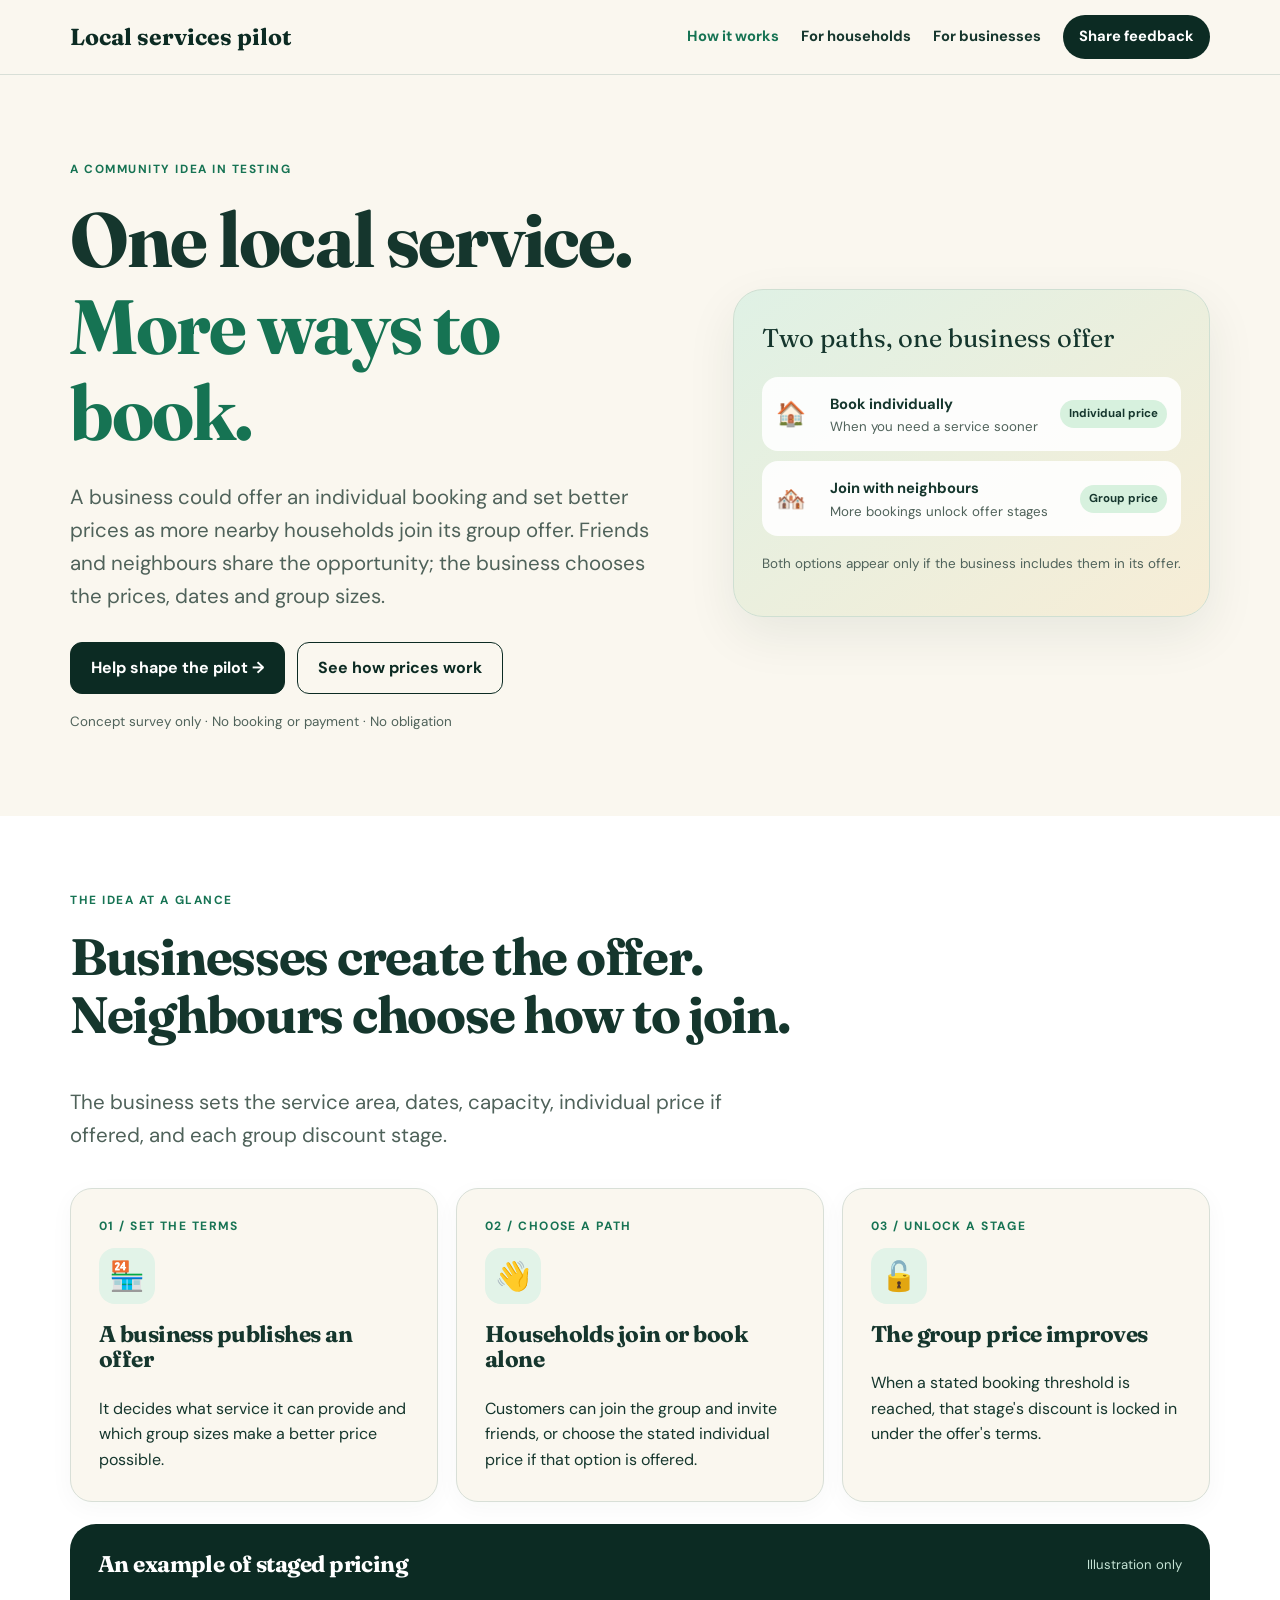
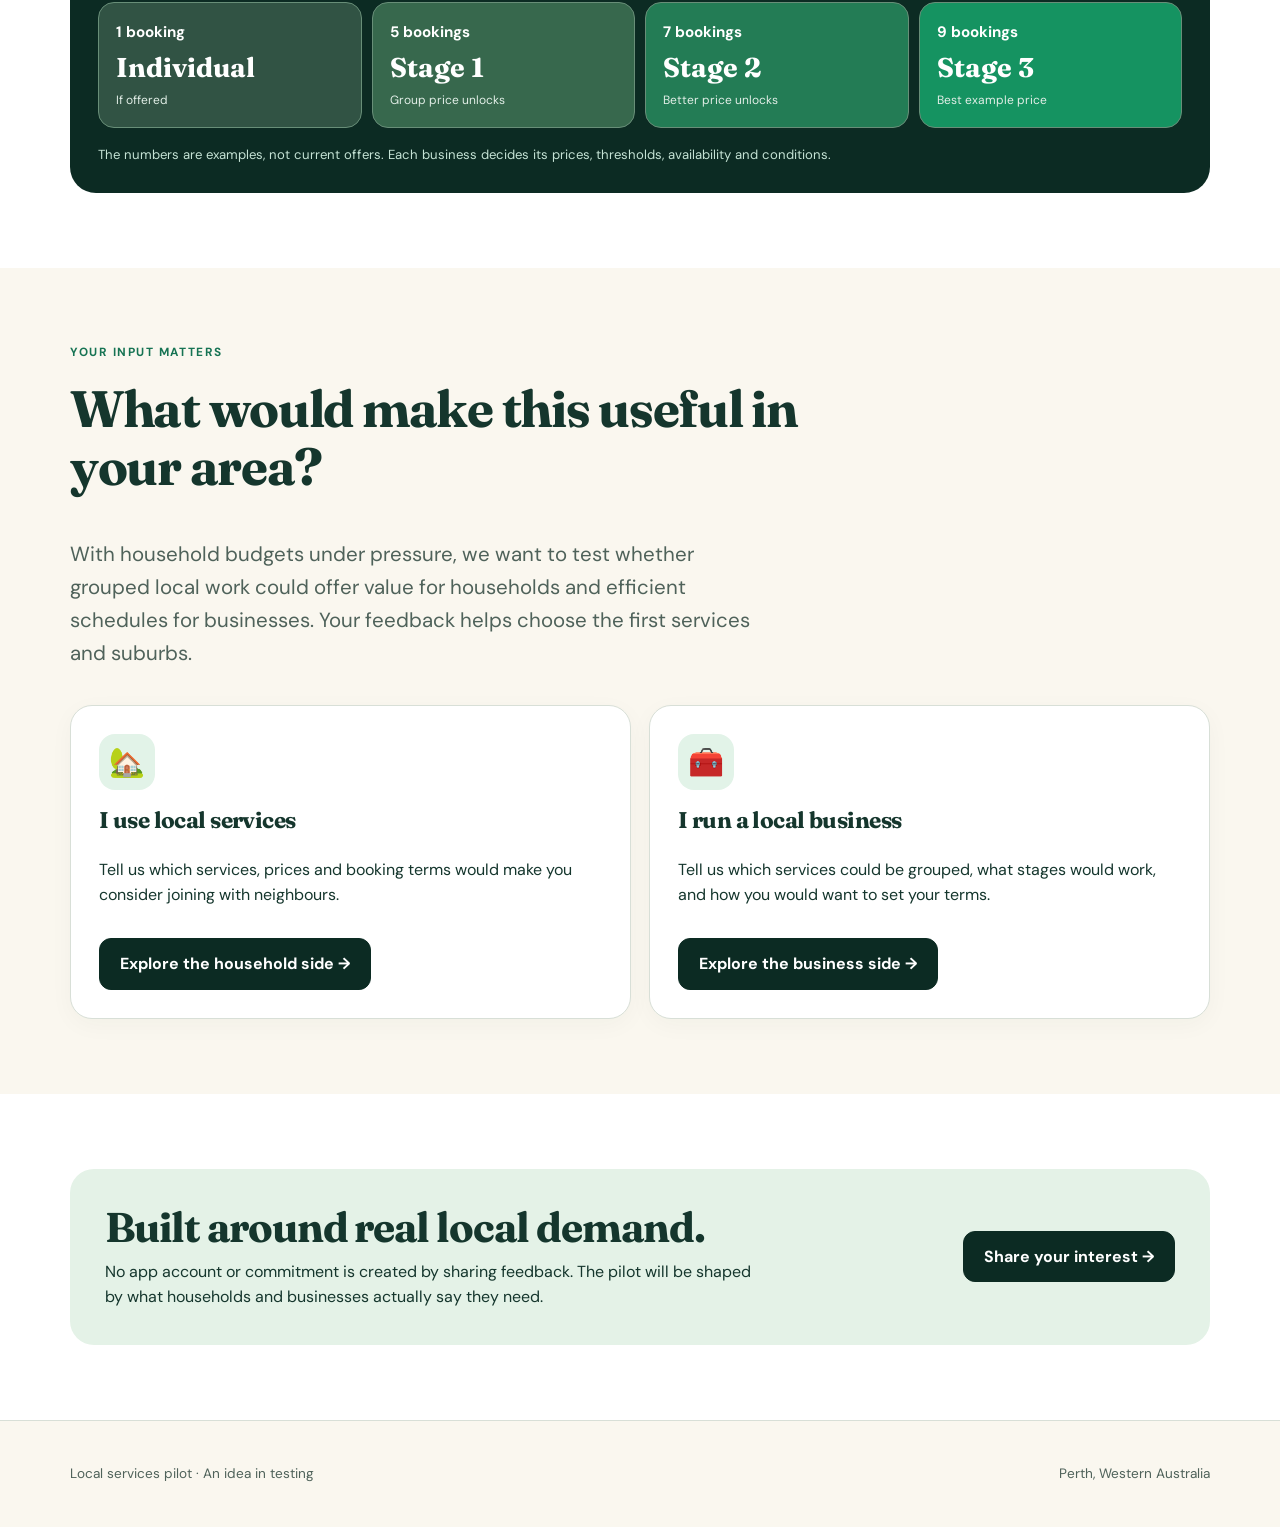
<file: Pilot/index.html>
<!doctype html><html lang="en-AU"><head><meta charset="utf-8"><meta name="viewport" content="width=device-width,initial-scale=1"><meta name="theme-color" content="#faf7ef"><meta name="description" content="Help shape a local services pilot where businesses set individual prices and group discount stages for nearby households."><title>Local services, better together | Pilot</title><link rel="stylesheet" href="style.css"></head><body>
<header class="site-header"><nav class="nav container" aria-label="Main navigation"><a class="wordmark" href="index.html">Local services pilot</a><div class="nav-links"><a href="index.html" aria-current="page">How it works</a><a href="customers.html">For households</a><a href="businesses.html">For businesses</a><a class="nav-cta" href="#choose">Share feedback</a></div></nav></header>
<main><section class="hero"><div class="container hero-grid"><div><p class="eyebrow">A community idea in testing</p><h1>One local service.<br><span class="highlight">More ways to book.</span></h1><p class="lead">A business could offer an individual booking and set better prices as more nearby households join its group offer. Friends and neighbours share the opportunity; the business chooses the prices, dates and group sizes.</p><div class="actions"><a class="button" href="#choose">Help shape the pilot →</a><a class="button secondary" href="#model">See how prices work</a></div><p class="quiet">Concept survey only · No booking or payment · No obligation</p></div><div class="visual" aria-label="Example of an individual booking and a group offer"><div class="visual-title">Two paths, one business offer</div><div class="visual-list"><div class="visual-row"><span aria-hidden="true">🏠</span><div><b>Book individually</b><small>When you need a service sooner</small></div><span class="pill">Individual price</span></div><div class="visual-row"><span aria-hidden="true">🏘️</span><div><b>Join with neighbours</b><small>More bookings unlock offer stages</small></div><span class="pill">Group price</span></div></div><p class="quiet">Both options appear only if the business includes them in its offer.</p></div></div></section>
<section class="section alt" id="model"><div class="container"><div class="section-intro"><p class="eyebrow">The idea at a glance</p><h2>Businesses create the offer. Neighbours choose how to join.</h2><p class="lead">The business sets the service area, dates, capacity, individual price if offered, and each group discount stage.</p></div><div class="grid-3"><article class="card"><p class="step-number">01 / Set the terms</p><span class="icon" aria-hidden="true">🏪</span><h3>A business publishes an offer</h3><p>It decides what service it can provide and which group sizes make a better price possible.</p></article><article class="card"><p class="step-number">02 / Choose a path</p><span class="icon" aria-hidden="true">👋</span><h3>Households join or book alone</h3><p>Customers can join the group and invite friends, or choose the stated individual price if that option is offered.</p></article><article class="card"><p class="step-number">03 / Unlock a stage</p><span class="icon" aria-hidden="true">🔓</span><h3>The group price improves</h3><p>When a stated booking threshold is reached, that stage's discount is locked in under the offer's terms.</p></article></div><div class="stage-board" style="margin-top:22px"><div class="stage-head"><h3>An example of staged pricing</h3><span>Illustration only</span></div><div class="stage-track"><div class="stage"><span class="count">1 booking</span><strong>Individual</strong><small>If offered</small></div><div class="stage"><span class="count">5 bookings</span><strong>Stage 1</strong><small>Group price unlocks</small></div><div class="stage"><span class="count">7 bookings</span><strong>Stage 2</strong><small>Better price unlocks</small></div><div class="stage"><span class="count">9 bookings</span><strong>Stage 3</strong><small>Best example price</small></div></div><p class="stage-note">The numbers are examples, not current offers. Each business decides its prices, thresholds, availability and conditions.</p></div></div></section>
<section class="section" id="choose"><div class="container"><div class="section-intro"><p class="eyebrow">Your input matters</p><h2>What would make this useful in your area?</h2><p class="lead">With household budgets under pressure, we want to test whether grouped local work could offer value for households and efficient schedules for businesses. Your feedback helps choose the first services and suburbs.</p></div><div class="grid-2"><article class="card"><span class="icon" aria-hidden="true">🏡</span><h3>I use local services</h3><p>Tell us which services, prices and booking terms would make you consider joining with neighbours.</p><div class="actions"><a class="button" href="customers.html">Explore the household side →</a></div></article><article class="card"><span class="icon" aria-hidden="true">🧰</span><h3>I run a local business</h3><p>Tell us which services could be grouped, what stages would work, and how you would want to set your terms.</p><div class="actions"><a class="button" href="businesses.html">Explore the business side →</a></div></article></div></div></section>
<section class="section alt"><div class="container band"><div><h2>Built around real local demand.</h2><p>No app account or commitment is created by sharing feedback. The pilot will be shaped by what households and businesses actually say they need.</p></div><a class="button" href="customers.html#interest">Share your interest →</a></div></section></main><footer class="footer"><div class="container footer-inner"><span>Local services pilot · An idea in testing</span><span>Perth, Western Australia</span></div></footer></body></html>
</file>
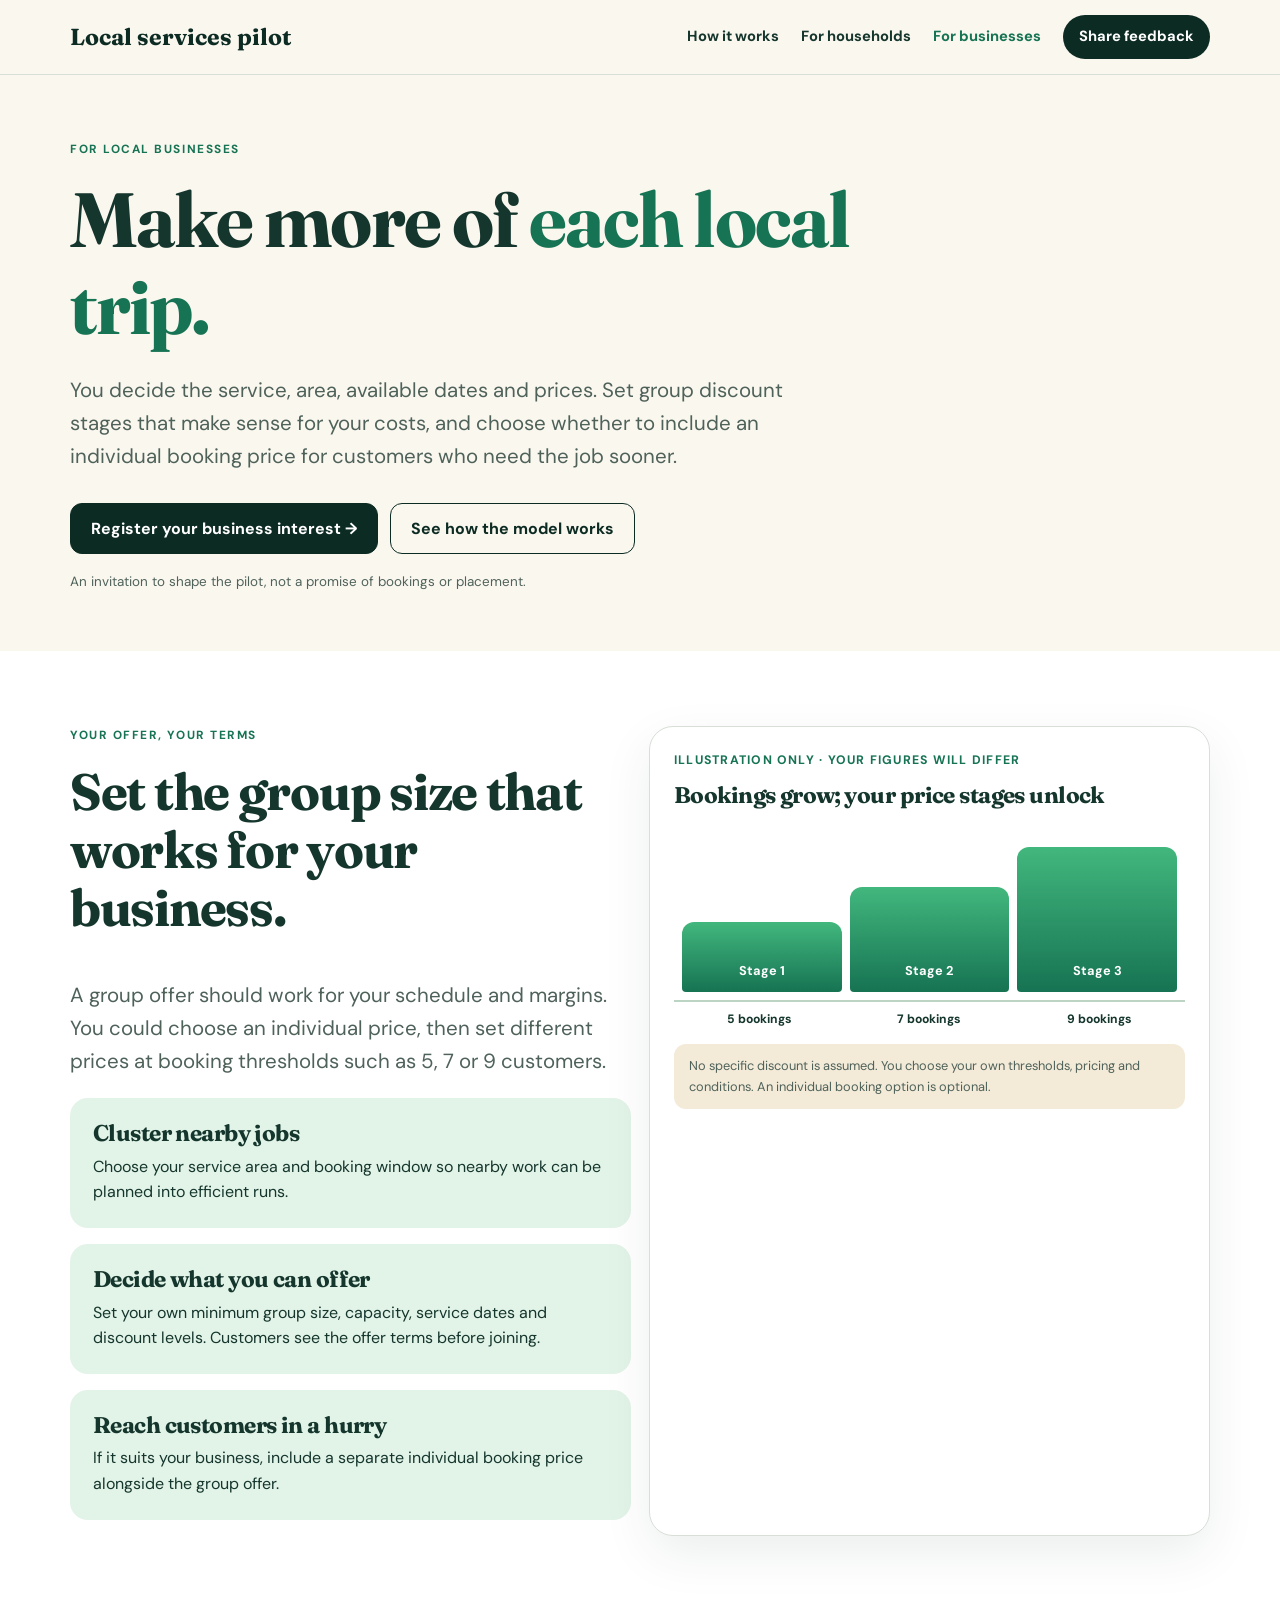
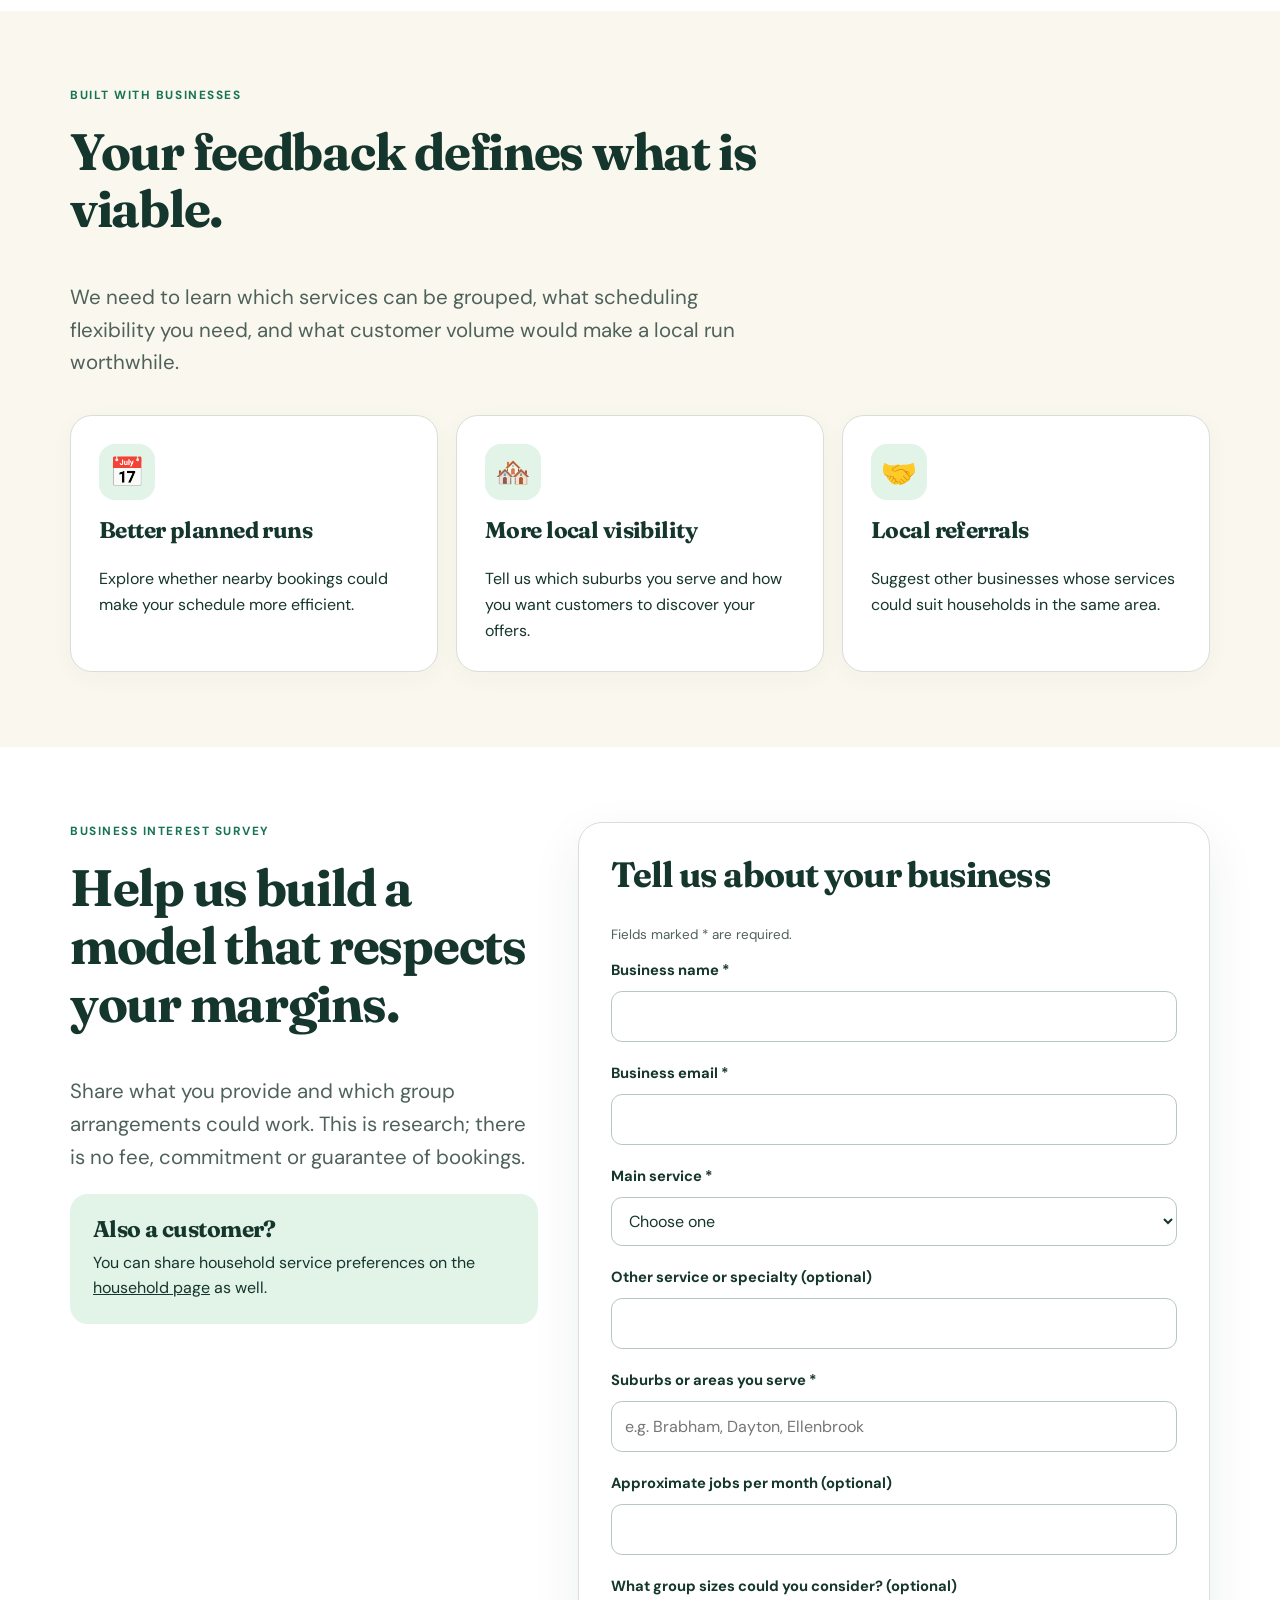
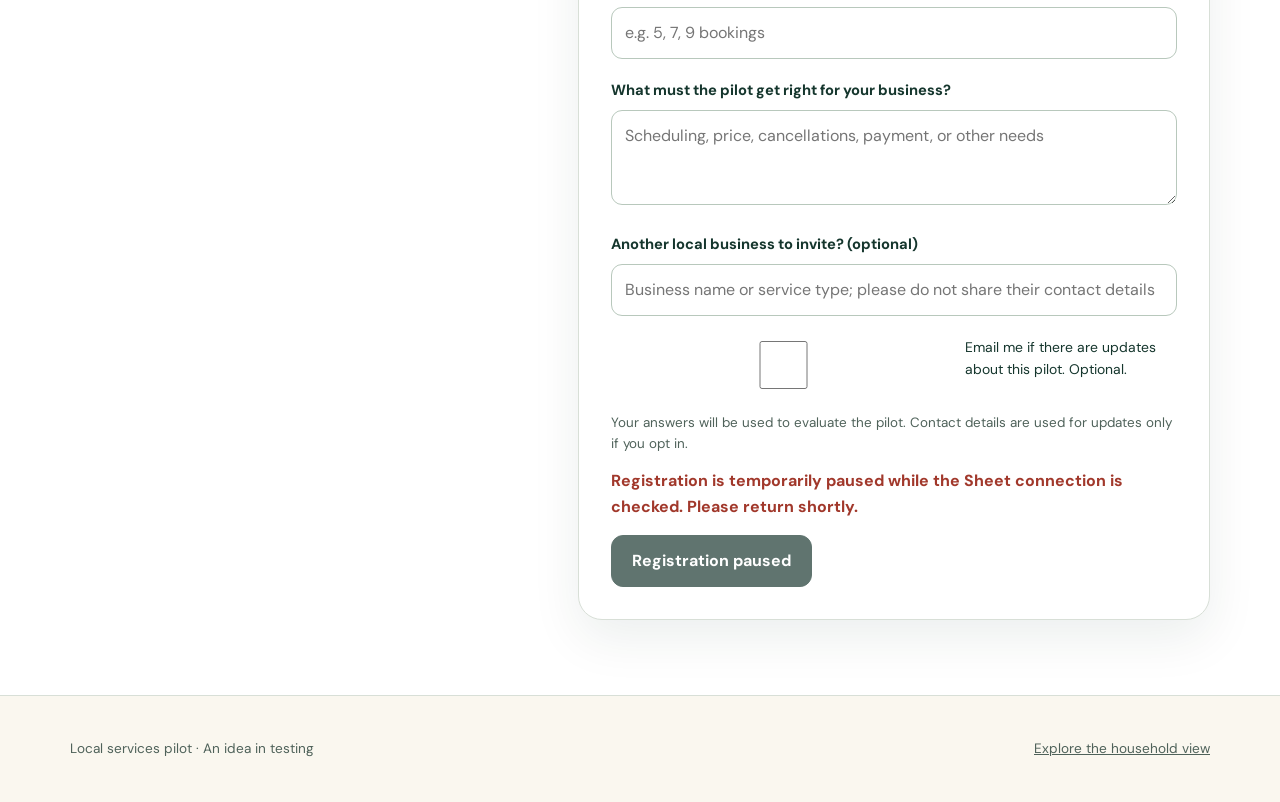
<file: Pilot/businesses.html>
<!doctype html><html lang="en-AU"><head><meta charset="utf-8"><meta name="viewport" content="width=device-width,initial-scale=1"><meta name="theme-color" content="#faf7ef"><meta name="description" content="Share your business interest in a local services pilot with business-set group discount stages."><title>For local businesses | Local services pilot</title><link rel="stylesheet" href="style.css"></head><body><header class="site-header"><nav class="nav container" aria-label="Main navigation"><a class="wordmark" href="index.html">Local services pilot</a><div class="nav-links"><a href="index.html">How it works</a><a href="customers.html">For households</a><a href="businesses.html" aria-current="page">For businesses</a><a class="nav-cta" href="#interest">Share feedback</a></div></nav></header><main><section class="page-hero container"><p class="eyebrow">For local businesses</p><h1>Make more of <span class="highlight">each local trip.</span></h1><p class="lead">You decide the service, area, available dates and prices. Set group discount stages that make sense for your costs, and choose whether to include an individual booking price for customers who need the job sooner.</p><div class="actions"><a class="button" href="#interest">Register your business interest →</a><a class="button secondary" href="#terms">See how the model works</a></div><p class="quiet">An invitation to shape the pilot, not a promise of bookings or placement.</p></section>
<section class="section alt" id="terms"><div class="container grid-2"><div><p class="eyebrow">Your offer, your terms</p><h2>Set the group size that works for your business.</h2><p class="lead">A group offer should work for your schedule and margins. You could choose an individual price, then set different prices at booking thresholds such as 5, 7 or 9 customers.</p><div class="side-note"><h3>Cluster nearby jobs</h3><p>Choose your service area and booking window so nearby work can be planned into efficient runs.</p></div><div class="side-note"><h3>Decide what you can offer</h3><p>Set your own minimum group size, capacity, service dates and discount levels. Customers see the offer terms before joining.</p></div><div class="side-note"><h3>Reach customers in a hurry</h3><p>If it suits your business, include a separate individual booking price alongside the group offer.</p></div></div><div class="offer"><p class="tag">Illustration only · Your figures will differ</p><h3>Bookings grow; your price stages unlock</h3><div class="mini-chart" role="img" aria-label="Illustration of increasing group size at five, seven, and nine bookings"><div class="bar">Stage 1</div><div class="bar">Stage 2</div><div class="bar">Stage 3</div></div><div class="mini-labels"><span>5 bookings</span><span>7 bookings</span><span>9 bookings</span></div><div class="offer-foot">No specific discount is assumed. You choose your own thresholds, pricing and conditions. An individual booking option is optional.</div></div></div></section>
<section class="section"><div class="container"><div class="section-intro"><p class="eyebrow">Built with businesses</p><h2>Your feedback defines what is viable.</h2><p class="lead">We need to learn which services can be grouped, what scheduling flexibility you need, and what customer volume would make a local run worthwhile.</p></div><div class="grid-3"><article class="card"><span class="icon">📅</span><h3>Better planned runs</h3><p>Explore whether nearby bookings could make your schedule more efficient.</p></article><article class="card"><span class="icon">🏘️</span><h3>More local visibility</h3><p>Tell us which suburbs you serve and how you want customers to discover your offers.</p></article><article class="card"><span class="icon">🤝</span><h3>Local referrals</h3><p>Suggest other businesses whose services could suit households in the same area.</p></article></div></div></section>
<section class="section alt" id="interest"><div class="container form-wrap"><div><p class="eyebrow">Business interest survey</p><h2>Help us build a model that respects your margins.</h2><p class="lead">Share what you provide and which group arrangements could work. This is research; there is no fee, commitment or guarantee of bookings.</p><div class="side-note"><h3>Also a customer?</h3><p>You can share household service preferences on the <a href="customers.html#interest">household page</a> as well.</p></div></div><form class="form-card" data-interest-form><h2>Tell us about your business</h2><p class="quiet">Fields marked * are required.</p><input type="hidden" name="role" value="business"><div class="field"><label for="bizname">Business name *</label><input id="bizname" name="bizName" autocomplete="organization" required maxlength="120"></div><div class="field"><label for="bizemail">Business email *</label><input id="bizemail" name="bizEmail" type="email" autocomplete="email" required maxlength="150"></div><div class="field"><label for="category">Main service *</label><select id="category" name="bizCategory" required><option value="">Choose one</option><option>Pest Control</option><option>Cleaning</option><option>Gardening & Lawns</option><option>Cooling & Heating</option><option>Carpet Cleaning</option><option>Pool Care</option><option>Handyman</option><option>Other</option></select></div><div class="field"><label for="category-other">Other service or specialty (optional)</label><input id="category-other" name="categorySuggestion" maxlength="150"></div><div class="field"><label for="area">Suburbs or areas you serve *</label><input id="area" name="bizSuburb" required maxlength="180" placeholder="e.g. Brabham, Dayton, Ellenbrook"></div><div class="field"><label for="volume">Approximate jobs per month (optional)</label><input id="volume" name="bizVolume" type="number" min="0" max="100000" inputmode="numeric"></div><div class="field"><label for="stages">What group sizes could you consider? (optional)</label><input id="stages" name="groupSizes" maxlength="100" placeholder="e.g. 5, 7, 9 bookings"></div><div class="field"><label for="feedback">What must the pilot get right for your business?</label><textarea id="feedback" name="concern" maxlength="600" placeholder="Scheduling, price, cancellations, payment, or other needs"></textarea></div><div class="field"><label for="referral">Another local business to invite? (optional)</label><input id="referral" name="businessReferral" maxlength="150" placeholder="Business name or service type; please do not share their contact details"></div><label class="checkline field"><input type="checkbox" name="contactConsent" value="yes">Email me if there are updates about this pilot. Optional.</label><p class="quiet">Your answers will be used to evaluate the pilot. Contact details are used for updates only if you opt in.</p><p class="form-status error" role="status" aria-live="polite" data-status>Registration is temporarily paused while the Sheet connection is checked. Please return shortly.</p><button class="button" type="submit" disabled>Registration paused</button></form></div></section></main><footer class="footer"><div class="container footer-inner"><span>Local services pilot · An idea in testing</span><a href="customers.html">Explore the household view</a></div></footer><script src="app.js" defer></script></body></html>
</file>
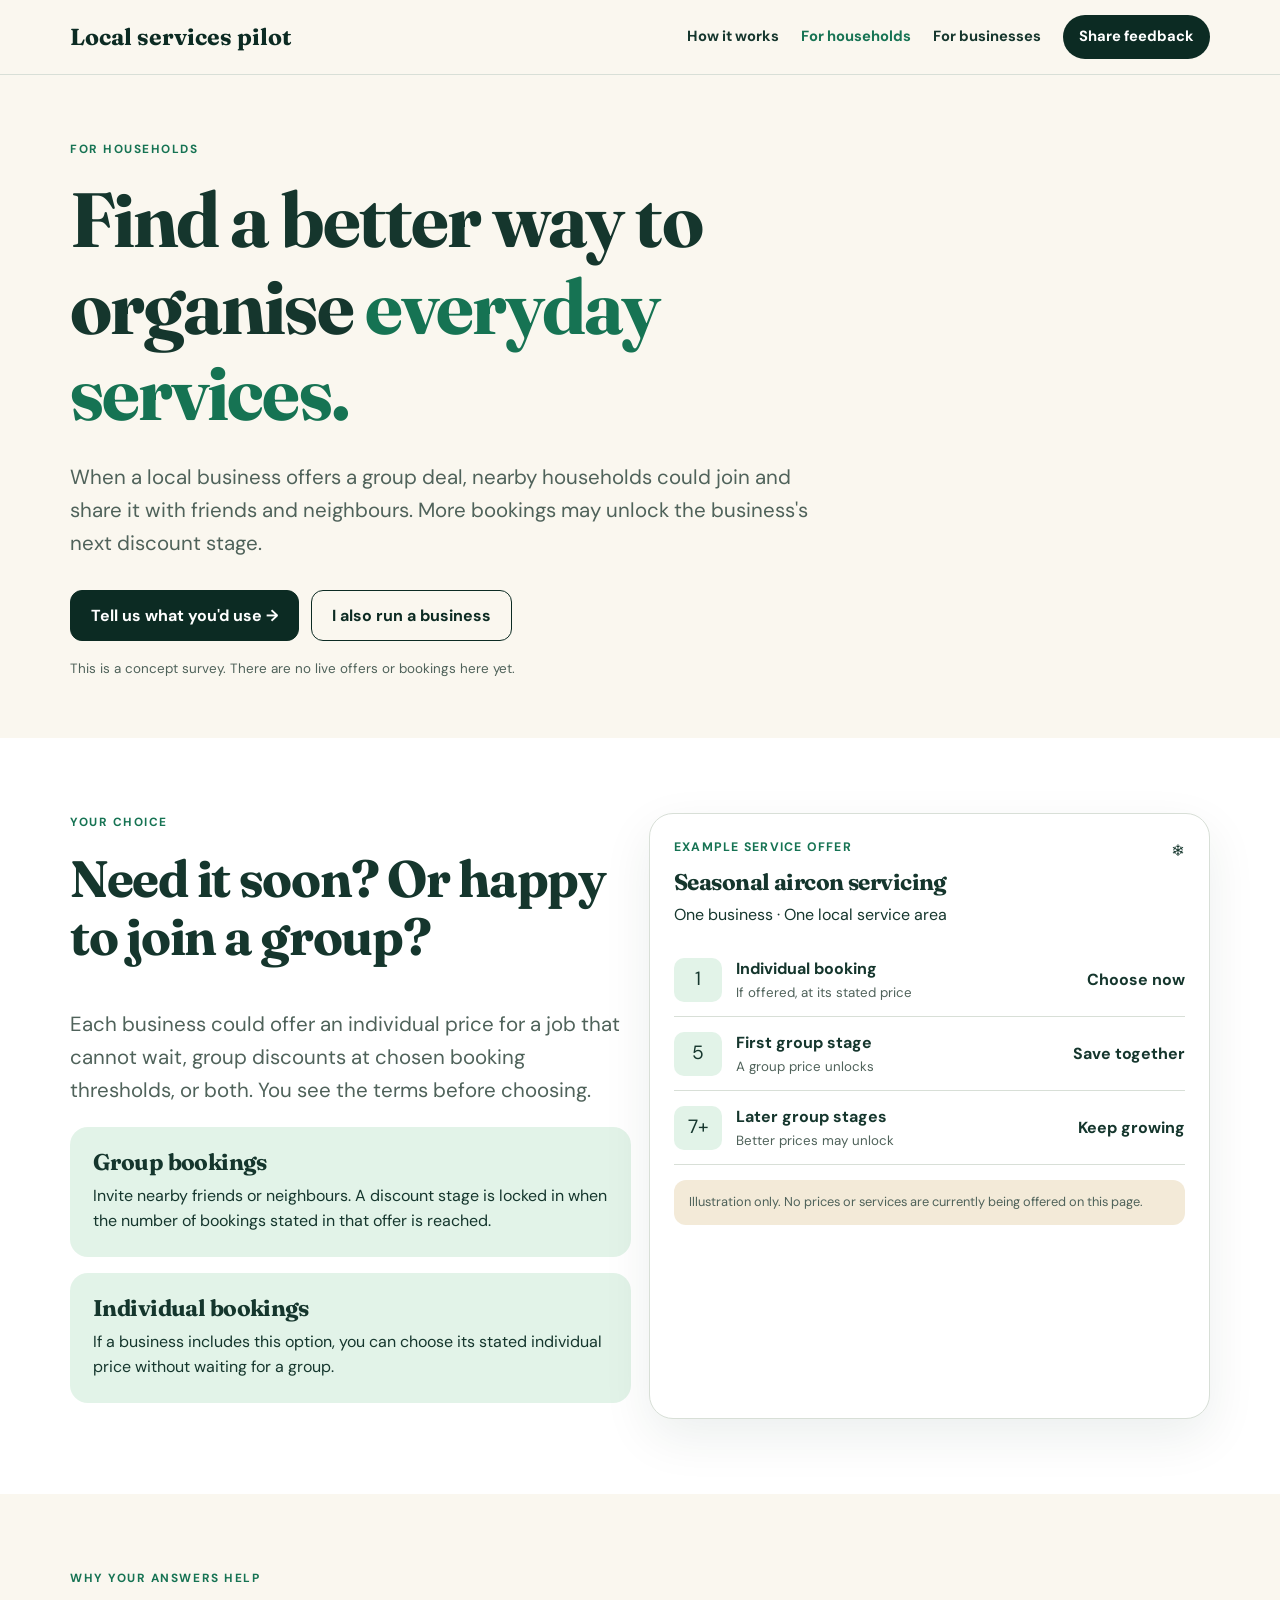
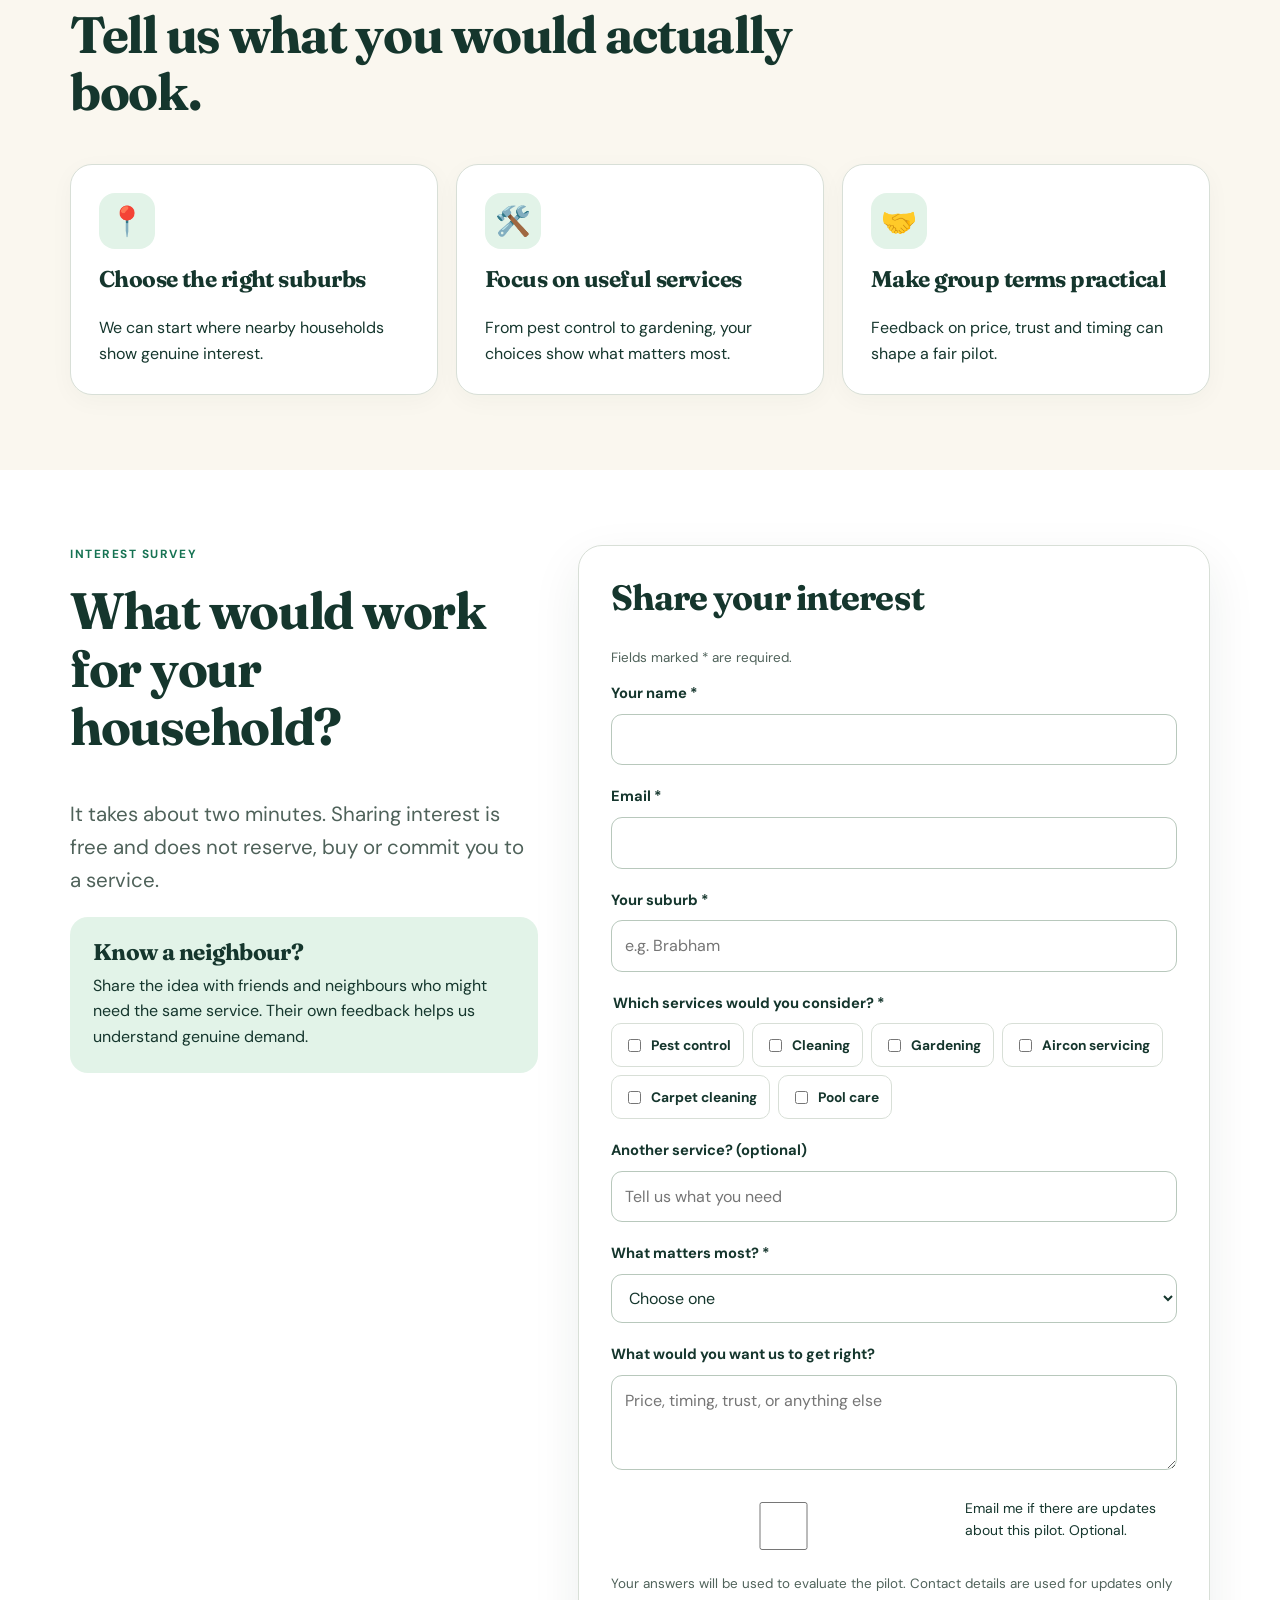
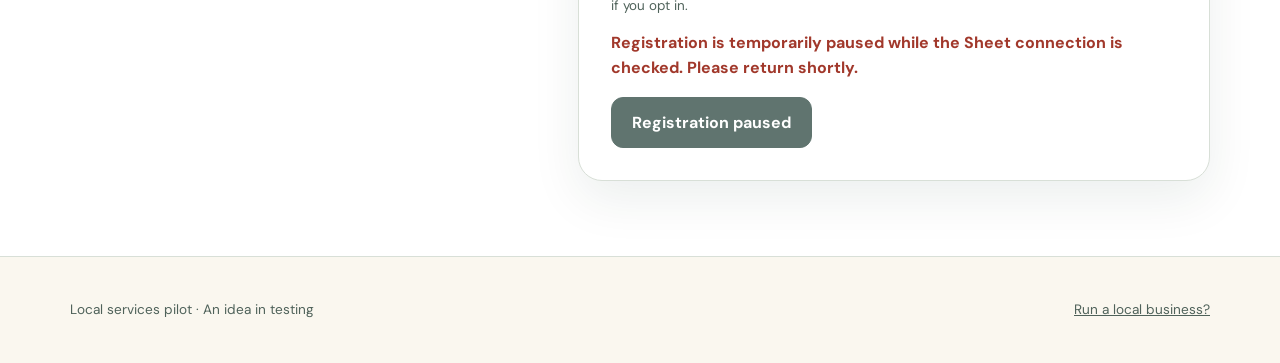
<file: Pilot/customers.html>
<!doctype html><html lang="en-AU"><head><meta charset="utf-8"><meta name="viewport" content="width=device-width,initial-scale=1"><meta name="theme-color" content="#faf7ef"><meta name="description" content="Share your interest in local service offers for nearby households."><title>For households | Local services pilot</title><link rel="stylesheet" href="style.css"></head><body><header class="site-header"><nav class="nav container" aria-label="Main navigation"><a class="wordmark" href="index.html">Local services pilot</a><div class="nav-links"><a href="index.html">How it works</a><a href="customers.html" aria-current="page">For households</a><a href="businesses.html">For businesses</a><a class="nav-cta" href="#interest">Share feedback</a></div></nav></header><main><section class="page-hero container"><p class="eyebrow">For households</p><h1>Find a better way to organise <span class="highlight">everyday services.</span></h1><p class="lead">When a local business offers a group deal, nearby households could join and share it with friends and neighbours. More bookings may unlock the business's next discount stage.</p><div class="actions"><a class="button" href="#interest">Tell us what you'd use →</a><a class="button secondary" href="businesses.html">I also run a business</a></div><p class="quiet">This is a concept survey. There are no live offers or bookings here yet.</p></section>
<section class="section alt"><div class="container grid-2"><div><p class="eyebrow">Your choice</p><h2>Need it soon? Or happy to join a group?</h2><p class="lead">Each business could offer an individual price for a job that cannot wait, group discounts at chosen booking thresholds, or both. You see the terms before choosing.</p><div class="side-note"><h3>Group bookings</h3><p>Invite nearby friends or neighbours. A discount stage is locked in when the number of bookings stated in that offer is reached.</p></div><div class="side-note"><h3>Individual bookings</h3><p>If a business includes this option, you can choose its stated individual price without waiting for a group.</p></div></div><div class="offer"><div class="offer-top"><div><p class="tag">Example service offer</p><h3>Seasonal aircon servicing</h3><p>One business · One local service area</p></div><span aria-hidden="true">❄️</span></div><div class="offer-tier"><span class="badge" aria-hidden="true">1</span><div><b>Individual booking</b><small>If offered, at its stated price</small></div><strong>Choose now</strong></div><div class="offer-tier"><span class="badge" aria-hidden="true">5</span><div><b>First group stage</b><small>A group price unlocks</small></div><strong>Save together</strong></div><div class="offer-tier"><span class="badge" aria-hidden="true">7+</span><div><b>Later group stages</b><small>Better prices may unlock</small></div><strong>Keep growing</strong></div><div class="offer-foot">Illustration only. No prices or services are currently being offered on this page.</div></div></div></section>
<section class="section"><div class="container"><div class="section-intro"><p class="eyebrow">Why your answers help</p><h2>Tell us what you would actually book.</h2></div><div class="grid-3"><article class="card"><span class="icon">📍</span><h3>Choose the right suburbs</h3><p>We can start where nearby households show genuine interest.</p></article><article class="card"><span class="icon">🛠️</span><h3>Focus on useful services</h3><p>From pest control to gardening, your choices show what matters most.</p></article><article class="card"><span class="icon">🤝</span><h3>Make group terms practical</h3><p>Feedback on price, trust and timing can shape a fair pilot.</p></article></div></div></section>
<section class="section alt" id="interest"><div class="container form-wrap"><div><p class="eyebrow">Interest survey</p><h2>What would work for your household?</h2><p class="lead">It takes about two minutes. Sharing interest is free and does not reserve, buy or commit you to a service.</p><div class="side-note"><h3>Know a neighbour?</h3><p>Share the idea with friends and neighbours who might need the same service. Their own feedback helps us understand genuine demand.</p></div></div><form class="form-card" data-interest-form><h2>Share your interest</h2><p class="quiet">Fields marked * are required.</p><input type="hidden" name="role" value="customer"><div class="field"><label for="name">Your name *</label><input id="name" name="name" autocomplete="name" required maxlength="80"></div><div class="field"><label for="email">Email *</label><input id="email" name="email" type="email" autocomplete="email" required maxlength="150"></div><div class="field"><label for="suburb">Your suburb *</label><input id="suburb" name="suburb" autocomplete="address-level2" required maxlength="80" placeholder="e.g. Brabham"></div><fieldset class="field"><legend>Which services would you consider? *</legend><div class="choices"><label><input type="checkbox" name="services" value="Pest Control">Pest control</label><label><input type="checkbox" name="services" value="Cleaning">Cleaning</label><label><input type="checkbox" name="services" value="Gardening & Lawns">Gardening</label><label><input type="checkbox" name="services" value="Cooling & Heating">Aircon servicing</label><label><input type="checkbox" name="services" value="Carpet Cleaning">Carpet cleaning</label><label><input type="checkbox" name="services" value="Pool Care">Pool care</label></div></fieldset><div class="field"><label for="suggestion">Another service? (optional)</label><input id="suggestion" name="serviceSuggestion" maxlength="150" placeholder="Tell us what you need"></div><div class="field"><label for="priority">What matters most? *</label><select id="priority" name="priorityRank" required><option value="">Choose one</option><option>Meaningful savings</option><option>Reliable local businesses</option><option>Convenient dates</option><option>Clear terms and cancellation rules</option></select></div><div class="field"><label for="concern">What would you want us to get right?</label><textarea id="concern" name="concern" maxlength="600" placeholder="Price, timing, trust, or anything else"></textarea></div><label class="checkline field"><input type="checkbox" name="contactConsent" value="yes">Email me if there are updates about this pilot. Optional.</label><p class="quiet">Your answers will be used to evaluate the pilot. Contact details are used for updates only if you opt in.</p><p class="form-status error" role="status" aria-live="polite" data-status>Registration is temporarily paused while the Sheet connection is checked. Please return shortly.</p><button class="button" type="submit" disabled>Registration paused</button></form></div></section></main><footer class="footer"><div class="container footer-inner"><span>Local services pilot · An idea in testing</span><a href="businesses.html">Run a local business?</a></div></footer><script src="app.js" defer></script></body></html>
</file>
<file: Pilot/style.css>
@import url('https://fonts.googleapis.com/css2?family=DM+Sans:wght@400;500;600;700&family=Fraunces:opsz,wght@9..144,500;9..144,600;9..144,700&display=swap');
:root{--ink:#15362d;--deep:#0c2b23;--green:#167353;--mint:#e2f3e8;--cream:#faf7ef;--gold:#e8ac49;--soft:#f3ead8;--line:#d8dfd7;--muted:#4f625a;--white:#fff;--shadow:0 18px 50px rgba(9,51,37,.08)}*{box-sizing:border-box}html{scroll-behavior:smooth}body{margin:0;background:var(--cream);color:var(--ink);font:16px/1.6 'DM Sans',system-ui,sans-serif}h1,h2,h3,p{margin-top:0}h1,h2,h3{font-family:Fraunces,Georgia,serif;line-height:1.13;letter-spacing:-.025em}h1{font-size:clamp(2.6rem,6vw,5.7rem);margin-bottom:24px}h2{font-size:clamp(2rem,4vw,3.35rem)}h3{font-size:1.42rem}a{color:inherit}button,input,select,textarea{font:inherit}button{cursor:pointer}img,svg{max-width:100%}.container{width:min(1140px,calc(100% - 40px));margin:auto}.site-header{background:rgba(250,247,239,.96);border-bottom:1px solid var(--line);position:sticky;top:0;z-index:20;backdrop-filter:blur(12px)}.nav{min-height:74px;display:flex;align-items:center;justify-content:space-between;gap:16px}.wordmark{font-family:Fraunces,Georgia,serif;font-weight:700;font-size:1.45rem;text-decoration:none;color:var(--deep)}.nav-links{display:flex;gap:22px;align-items:center}.nav-links a{font-size:.92rem;text-decoration:none;font-weight:700}.nav-links a[aria-current=page]{color:var(--green)}.nav-links .nav-cta{background:var(--deep);color:white;padding:10px 16px;border-radius:999px}.hero{padding:85px 0 70px}.hero-grid{display:grid;grid-template-columns:1.1fr .9fr;align-items:center;gap:7%}.eyebrow{text-transform:uppercase;letter-spacing:.13em;font-size:.74rem;font-weight:700;color:var(--green);margin-bottom:18px}.lead{font-size:clamp(1.1rem,2vw,1.28rem);color:var(--muted);max-width:680px}.highlight{color:var(--green)}.actions{display:flex;flex-wrap:wrap;gap:12px;margin-top:30px}.button{display:inline-flex;justify-content:center;align-items:center;min-height:48px;padding:12px 20px;border:1.5px solid var(--deep);border-radius:12px;background:var(--deep);color:white;text-decoration:none;font-weight:700;transition:transform .2s,background .2s}.button:hover{transform:translateY(-2px);background:var(--green)}.button.secondary{background:transparent;color:var(--deep)}.button.secondary:hover{background:var(--mint)}.quiet{color:var(--muted);font-size:.84rem;margin-top:17px}.visual{background:linear-gradient(145deg,#dff1e5,#f7edd6);border:1px solid #cfdfd2;border-radius:30px;padding:28px;box-shadow:var(--shadow)}.visual-title{font-family:Fraunces,Georgia,serif;font-size:1.6rem;margin-bottom:18px}.visual-list{display:grid;gap:10px}.visual-row{display:grid;grid-template-columns:42px 1fr auto;align-items:center;gap:12px;background:rgba(255,255,255,.9);padding:14px;border-radius:16px}.visual-row span:first-child{font-size:1.5rem}.visual-row b{font-size:.92rem}.visual-row small{display:block;color:var(--muted)}.pill{background:#d7f1de;border-radius:999px;padding:5px 9px;font-size:.72rem;font-weight:700;white-space:nowrap}.section{padding:75px 0}.section.alt{background:#fff}.section-intro{max-width:760px;margin-bottom:36px}.grid-3{display:grid;grid-template-columns:repeat(3,1fr);gap:18px}.grid-2{display:grid;grid-template-columns:repeat(2,1fr);gap:18px}.card{background:#fff;border:1px solid var(--line);border-radius:22px;padding:28px;box-shadow:0 6px 25px rgba(9,51,37,.035)}.alt .card{background:var(--cream)}.card p:last-child{margin:0}.icon{font-size:1.8rem;display:inline-grid;place-items:center;width:56px;height:56px;border-radius:16px;background:var(--mint);margin-bottom:18px}.step-number{font-size:.75rem;color:var(--green);font-weight:700;letter-spacing:.12em;text-transform:uppercase}.stage-board{border-radius:26px;background:var(--deep);padding:28px;color:white;overflow:hidden}.stage-head{display:flex;justify-content:space-between;gap:10px;align-items:center;margin-bottom:25px}.stage-head h3{margin:0}.stage-head span{font-size:.82rem;color:#c5e3d5}.stage-track{display:grid;grid-template-columns:repeat(4,1fr);gap:10px}.stage{min-height:126px;border:1px solid #688e78;border-radius:16px;padding:17px;display:flex;flex-direction:column;justify-content:space-between}.stage:first-child{background:#315344}.stage:nth-child(2){background:#37684d}.stage:nth-child(3){background:#237c55}.stage:nth-child(4){background:#159361}.stage .count{font-weight:700;font-size:.95rem}.stage strong{font-family:Fraunces,Georgia,serif;font-size:1.7rem}.stage small{font-size:.75rem;color:#e2eee7}.stage-note{font-size:.82rem;color:#c5e3d5;margin:16px 0 0}.band{background:#e4f2e7;border-radius:24px;padding:35px;display:flex;align-items:center;justify-content:space-between;gap:25px}.band h2{font-size:clamp(1.8rem,3.5vw,2.6rem);margin-bottom:8px}.band p{margin:0;max-width:650px}.footer{padding:42px 0;border-top:1px solid var(--line);color:var(--muted);font-size:.85rem}.footer-inner{display:flex;justify-content:space-between;gap:15px;flex-wrap:wrap}.page-hero{padding:65px 0 45px}.page-hero h1{max-width:850px}.page-hero .lead{max-width:740px}.offer{background:white;border:1px solid var(--line);border-radius:24px;padding:24px;box-shadow:var(--shadow)}.offer-top{display:flex;justify-content:space-between;gap:10px;align-items:start}.offer-top h3{margin-bottom:6px}.offer .tag{color:var(--green);font-weight:700;font-size:.77rem;text-transform:uppercase;letter-spacing:.1em}.offer-tier{display:flex;align-items:center;gap:14px;padding:13px 0;border-bottom:1px solid var(--line)}.offer-tier:last-child{border:0}.offer-tier .badge{border-radius:10px;background:var(--mint);width:48px;height:44px;display:grid;place-items:center;font-size:1.2rem}.offer-tier strong{margin-left:auto;white-space:nowrap}.offer-tier small{color:var(--muted);display:block}.offer-foot{background:var(--soft);padding:12px 15px;border-radius:12px;font-size:.8rem;color:var(--muted);margin-top:15px}.form-wrap{display:grid;grid-template-columns:.85fr 1.15fr;gap:40px;align-items:start}.form-card{background:#fff;border:1px solid var(--line);border-radius:24px;padding:32px;box-shadow:var(--shadow)}.form-card h2{font-size:2.2rem}.field{margin:0 0 20px}.field label,.field legend{display:block;font-size:.92rem;font-weight:700;margin-bottom:8px}.field small{display:block;color:var(--muted);margin-bottom:8px}.field input,.field select,.field textarea{width:100%;border:1.5px solid #b8c8bc;border-radius:11px;padding:12px 13px;background:white;color:var(--ink);min-height:48px}.field textarea{min-height:95px;resize:vertical}.field fieldset,fieldset.field{border:0;padding:0;min-width:0}.choices{display:flex;flex-wrap:wrap;gap:8px}.choices label{display:inline-flex;align-items:center;gap:7px;border:1.5px solid var(--line);border-radius:10px;padding:10px 12px;font-size:.86rem;cursor:pointer;margin:0}.choices label:has(input:checked){background:var(--mint);border-color:var(--green)}.choices input{width:auto;min-height:0;accent-color:var(--green)}.form-status{font-weight:700;min-height:24px}.form-status.error{color:#a1382b}.form-status.success{color:var(--green)}.checkline{display:flex;align-items:flex-start;gap:10px;font-size:.87rem}.checkline input{margin-top:5px;accent-color:var(--green)}.form-card button:disabled{opacity:.65;cursor:wait}.side-note{background:var(--mint);padding:23px;border-radius:18px;margin-bottom:16px}.side-note h3{margin-bottom:7px}.side-note p{margin:0}.mini-chart{display:grid;grid-template-columns:repeat(3,1fr);gap:8px;align-items:end;min-height:170px;border-bottom:2px solid #bcd4c3;padding:0 8px 8px}.bar{background:linear-gradient(#42b77d,#167353);border-radius:12px 12px 4px 4px;display:flex;align-items:end;justify-content:center;padding:10px 3px;color:white;font-weight:700;font-size:.8rem;text-align:center}.bar:nth-child(1){height:70px}.bar:nth-child(2){height:105px}.bar:nth-child(3){height:145px}.mini-labels{display:grid;grid-template-columns:repeat(3,1fr);text-align:center;font-size:.76rem;font-weight:700;margin-top:8px}.sr-only{position:absolute;width:1px;height:1px;overflow:hidden;clip:rect(0,0,0,0)}:focus-visible{outline:3px solid #bd7a13;outline-offset:3px}@media(max-width:850px){.hero-grid,.form-wrap{grid-template-columns:1fr}.hero{padding:55px 0}.hero .visual{max-width:650px}.grid-3{grid-template-columns:1fr 1fr}.stage-track{grid-template-columns:repeat(2,1fr)}}@media(max-width:600px){.container{width:min(100% - 32px,1140px)}.nav{min-height:64px;align-items:flex-start;padding:12px 0;flex-direction:column}.nav-links{width:100%;justify-content:space-between;gap:7px}.nav-links a{font-size:.78rem}.nav-links .nav-cta{padding:7px 9px}.hero,.page-hero{padding:46px 0 35px}.section{padding:48px 0}.grid-3,.grid-2{grid-template-columns:1fr}.card,.form-card{padding:23px}.band{flex-direction:column;align-items:flex-start;padding:25px}.stage-board{padding:19px}.stage{padding:12px;min-height:112px}.stage strong{font-size:1.3rem}.visual{padding:18px}.visual-row{grid-template-columns:32px 1fr}.visual-row .pill{grid-column:2;justify-self:start}.actions .button{flex:1 1 180px}.form-card h2{font-size:1.8rem}}
</file>
